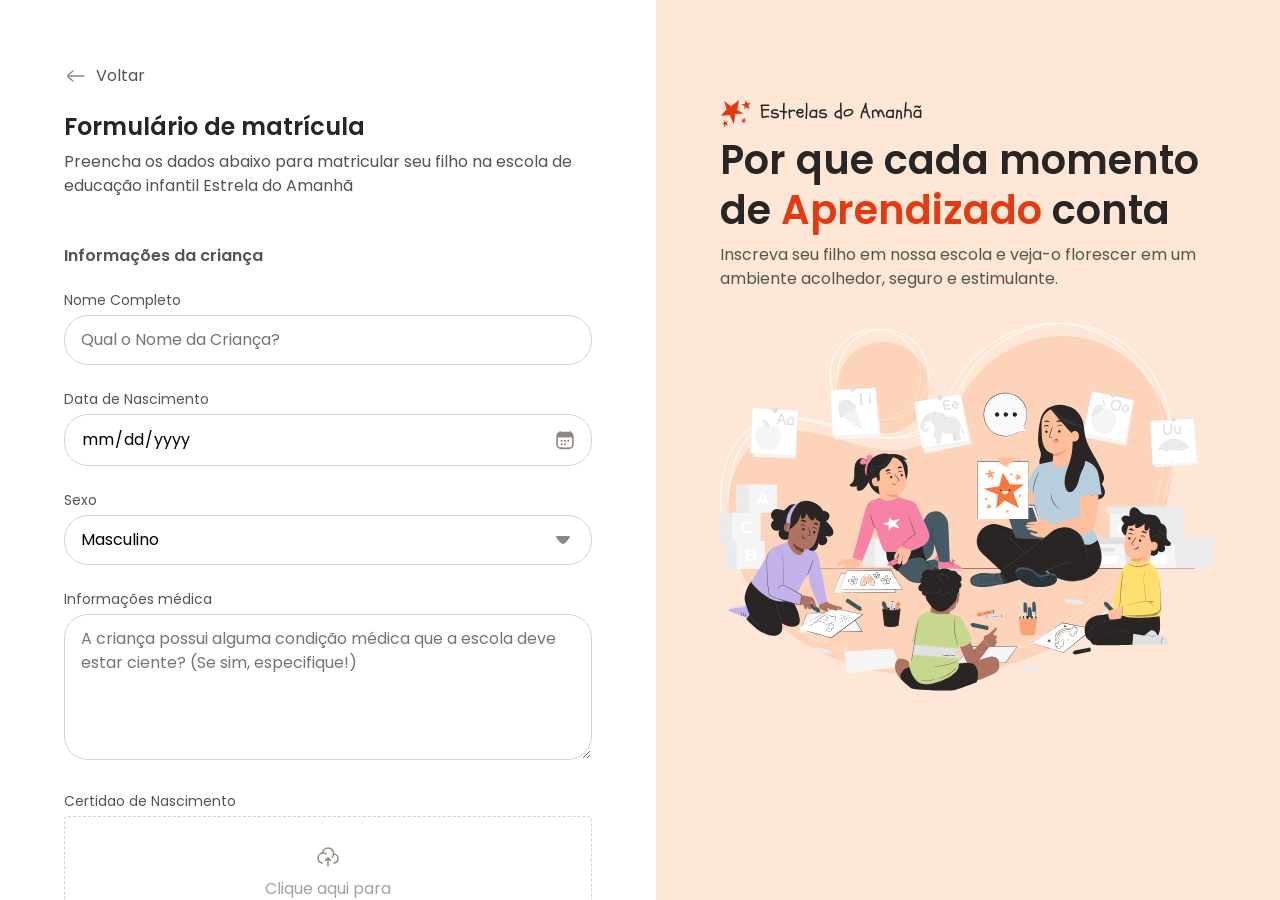
<file: index.html>
<!DOCTYPE html>
<html lang="PT-br">
<head>

    <link rel="preconnect" href="https://fonts.googleapis.com">
    <link rel="preconnect" href="https://fonts.gstatic.com" crossorigin>


    <meta charset="UTF-8">
    <meta name="viewport" content="width=device-width, initial-scale=1.0">
    <title>Estrela do Amanhã</title>

    <link rel="stylesheet" href="styles/index.css">
    <link href="https://fonts.googleapis.com/css2?family=Poppins:ital,wght@0,100;0,200;0,
    300;0,400;0,500;0,600;0,700;0,800;0,900;1,100;1,200;1,300;1,400;1,500;1,600;1,700;1,800;1,900&display=swap"
     rel="stylesheet">

</head>
<body>
    
    <div id="app">
        <main>
            <div class="main-container">
                <div class="back">
                    <img src="assets/icons/arrow-left-02.svg" 
                    alt="Icon de voltar">
                    <span>Voltar</span>
                </div>

                <h1>Formulário de matrícula</h1>
                <p>Preencha os dados abaixo para matricular seu filho na escola de educação infantil Estrela do Amanhã</p>
                
                <form  action="" method="post" enctype="multipart/form-data">
                    <fieldset class="child-Info">
                        <legend>Informações da criança</legend>
                        <div class="input-wrapper">
                            <label for="Fullname">Nome Completo</label>
                            <input id="FullName" type="text"
                            placeholder="Qual o Nome da Criança?">
                        </div>

                        <div class="input-wrapper"><label for="">Data de Nascimento</label><input type="date" id="birth" lang="PT-br">
                        </div>

                        <div class="select-wrapper">
                            <label for="gender">Sexo</label>
                            <select name="gender" id="gender">
                                <option value="male">Masculino</option>
                                <option value="female">Feminino</option>
                                <option value="na">Prefiro não informar</option>
                            </select>
                        </div>

                        <div class="textarea-wrapper">
                            <label for="medical-info">Informações médica</label>
                            <textarea name="medical-info" id="medical-info"
                            cols="30" rows="5"
                            placeholder="A criança possui alguma condição médica que a escola deve estar ciente? (Se sim, especifique!)"
                            ></textarea>
                        </div>

                        <div class="droparea-wrapper">

                            <label for="birth-file">Certidao de Nascimento</label>
                            
                            <div class="dropzone">


                            <input type="file" id="birth-file" name="birth-file">
                            <svg width="24" height="24" viewBox="0 0 24 24" fill="none" xmlns="http://www.w3.org/2000/svg">
                            <path d="M17.4776 9.01106C17.485 9.01102 17.4925 9.01101 17.5 9.01101C19.9853 9.01101 22 11.0294 22 13.5193C22 15.8398 20.25 17.7508 18 18M17.4776 9.01106C17.4924 8.84606 17.5 8.67896 17.5 8.51009C17.5 5.46695 15.0376 3 12 3C9.12324 3 6.76233 5.21267 6.52042 8.03192M17.4776 9.01106C17.3753 10.1476 16.9286 11.1846 16.2428 12.0165M6.52042 8.03192C3.98398 8.27373 2 10.4139 2 13.0183C2 15.4417 3.71776 17.4632 6 17.9273M6.52042 8.03192C6.67826 8.01687 6.83823 8.00917 7 8.00917C8.12582 8.00917 9.16474 8.38194 10.0005 9.01101" stroke="#8F8881" stroke-width="1.5" stroke-linecap="round" stroke-linejoin="round"/>
                            <path d="M12 13V21M12 13C11.2998 13 9.99153 14.9943 9.5 15.5M12 13C12.7002 13 14.0085 14.9943 14.5 15.5" stroke="#8F8881" stroke-width="1.5" stroke-linecap="round" stroke-linejoin="round"/>
                            </svg>
                            <p>
                                Clique aqui para <br> 
                                selecionar os arquivos
                            </p>
                            </div>      

                        </div>

                    </fieldset>


                <fieldset class="address">
                    <legend>Endereço residencial</legend>

                    <div class="input-wrapper">
                        <label for="cep">CEP</label>
                        <input type="text"  id="cep" name="cep">
                    </div>

                    <div class="flex">
                        <div class="input-wrapper flex-2">
                        <label for="street">Rua</label>
                        <input type="text"  id="street" name="street"
                        value="Rua das florescer" disabled
                    >
                    </div>
                        <div class="input-wrapper flex-1">
                            <label for="number">Número</label>
                            <input type="number "  id="number" name="number">
                        </div>
                    </div>

                    <div class="flex"> <!-- LINHA 2 ABRE AQUI -->
                <div class="input-wrapper flex-2">
                    <label for="city">Cidade</label>
                    <input type="text"  id="city" name="city"
                    value="São Paulo" disabled
                >
                </div>
                     <div class="input-wrapper flex-1">
                    <label for="state">Estado</label>
                    <input type="text" id="state" name="state" disabled
                    value="SP"
                >
                </div>
                </div>
                    </fieldset>

                    <fieldset class="gardian">
                        <legend>Informações do responsável</legend>

                        <div class="input-wrapper">
                            <label for="gardian">Nome do Responsável</label><input type="gardian" id="gardian" name="gardian">
                            <small>Principal responsável legal e contato de emergência</small></div>
                        <div class="input-wrapper"><label for="phone">Telefone</label>
                        <input type="text" id="phone" name="phone" placeholder="(11)99999-9999">
                        </div>
                        
                        <div class="input-wrapper"><label for="mail">Email</label>
                        <input type="email" id="mail" name="mail" required> 
                        <div class="error">
                        <img src="assets/icons/alert-circle.svg" alt="ícone de alerta vermelho">
                        <span>Insira um email válido</span>
                        </div>        

                        </div>
                    </fieldset>
                    
                    <fieldset class="enroll-options"></fieldset>
                    <legend>Opções de matrícula</legend>
                    
                    <div class="input-wrapper"><label>Selecione o turno de estudo</label>
                    
                        <div class="radio-wrapper">
                            <div class="radio-inner">
                                <div class="radio-image"></div>
                                <input type="radio" name="study-shift"
                                value="morning" id="morning">
                                <img src="assets/icons/sun-cloud-02.svg"
                                alt="icone de sol com nuvem">
                                <label for="morning">Manhã</label>
                                
                            </div>
                            <div class="radio-inner">
                                <div class="radio-image"></div>
                                <input type="radio" name="study-shift"
                                value="evening" id="evening">
                                <img src="assets/icons/sun-02.svg"
                                alt="icone de sol">
                                <label for="evening">Tarde</label>
                            </div>
                        </div>
                        <div class="input-wrapper">
                            <label>Em qual esporte você gostaria de inscrever seu filho?</label>

                            <div class="radio-wrapper">
                                <div class="radio-inner">
                                    <div class="radio-image"></div>
                                    <input type="radio" name="sport"
                                    id="football">
                                    <img src="assets/icons/football.svg"
                                    alt="ícone de futebol">
                                    <label for="football">Futebol</label>
                                </div>

                                <div class="radio-inner">
                                    <div class="radio-image"></div>
                                    <input type="radio" name="sport"
                                    id="basketball">
                                    <img src="assets/icons/basketball-02.svg"
                                    alt="ícone de basketball">
                                    <label for="basketball">Basquete</label>
                                </div>
                                <div class="radio-inner">
                                    <div class="radio-image"></div>
                                    <input type="radio" name="sport"
                                    id="swimmin-02">
                                    <img src="assets/icons/swimming.svg"
                                    alt="ícone de swimmin-02">
                                    <label for="swimming">Natação</label>
                                </div>
                                <div class="radio-inner">
                                    <div class="radio-image"></div>
                                    <input type="radio" name="sport"
                                    id="yoga">
                                    <img src="assets/icons/yoga-02.svg"
                                    alt="ícone de yoga">
                                    <label for="yoga">Yoga</label>
                                </div>
                                <div class="radio-inner">
                                    <div class="radio-image"></div>
                                    <input type="radio" name="sport"
                                    id="voleyball">
                                    <img src="assets/icons/volleyball.svg"
                                    alt="ícone de voleyball">
                                    <label for="voleyball">Volley</label>
                                </div>
                                <div class="radio-inner">
                                    <div class="radio-image"></div>
                                    <input type="radio" name="sport"
                                    id="boxing">
                                    <img src="assets/icons/boxing-glove-01.svg"
                                    alt="ícone de boxing">
                                    <label for="boxing">Boxe</label>
                                </div>
                            </div>
                        </div>

                        <div class="terms-wrapper input-wrapper checkbox-wrapper">
                        <div class="checkbox-image"></div>
                        <input type="checkbox" name="terms" id="terms">
                        <label for="terms">Declaro que li e concordo com os <strong>Termos e Condições</strong>  e com a <strong>Política de Privacidade</strong>da escola Estrela do Amanhã.</label>
                    </div>

                    <div class="actions-wrapper">
                        <button class="btn-secondary" type="button">
                            Salvar respostas
                        </button>

                        <button class="btn-primary" type="submit">
                            Fazer matricula
                        </button>

                    </div>



                    </div>

                </form>
            </div>
        </main>

        <aside>
            <div class="aside-container">
                <header><img src="assets/logo.svg" alt="Lgoo estrela da manhã">
                <h2>
                  Por que cada momento de 
                  <span>Aprendizado</span>
                   conta
                </h2>
                    Inscreva seu filho em nossa escola e veja-o florescer em um ambiente acolhedor, seguro e estimulante.
                <p>
                </p>
            </header>
            <img src="assets/Illustration.svg" alt="Ilustração de uma professora com crianças prestando atenção">
            </div>
        </aside>
    </div>
</body>
</html>
</file>
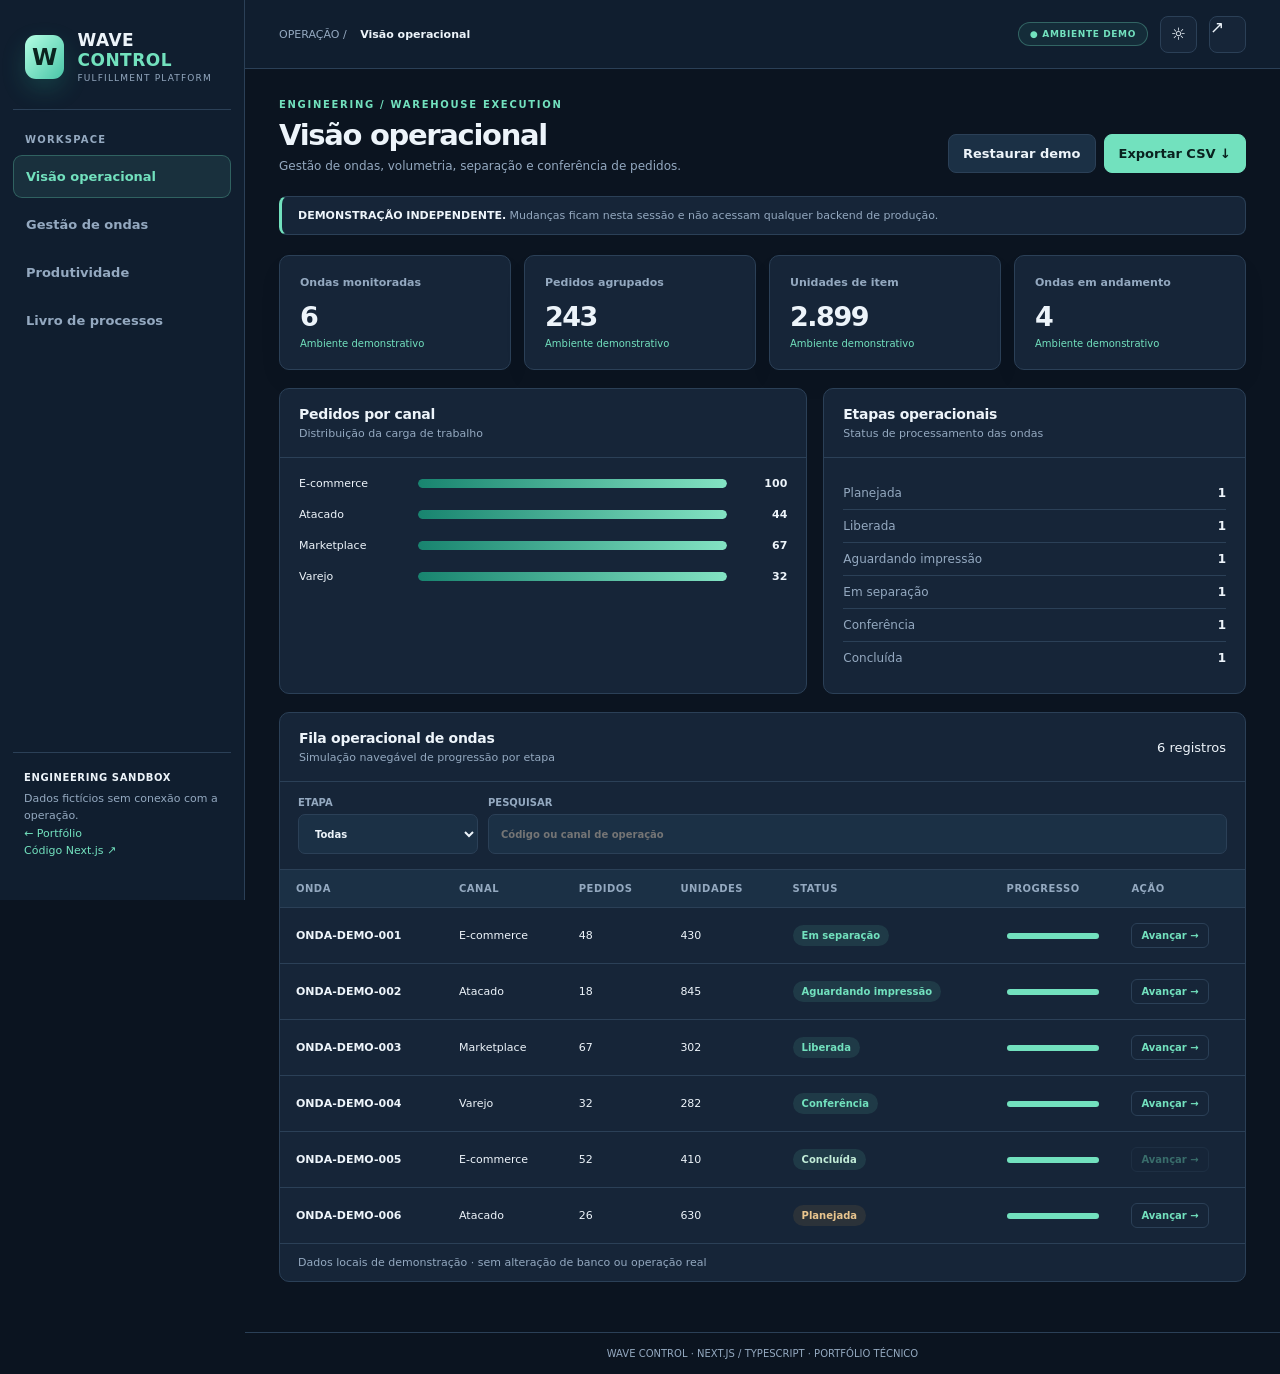
<file: portfolio-demos/ondas/index.html>
<!doctype html>
<html lang="pt-BR"><head><meta charset="utf-8"><meta name="viewport" content="width=device-width,initial-scale=1">
<meta name="description" content="Wave Control — demonstração independente do sistema de gestão de ondas logísticas, com dados fictícios">
<meta name="theme-color" content="#0b1422">
<meta http-equiv="Content-Security-Policy" content="default-src 'self'; img-src 'self' data:; style-src 'self'; script-src 'self'; connect-src 'none'; base-uri 'none'; object-src 'none'; form-action 'none'">
<title>Wave Control | Live Preview</title><link rel="stylesheet" href="styles.css"><script defer src="app.js"></script></head>
<body><div id="root"><div class="loading">Carregando Wave Control Demo…</div></div><noscript>Ative JavaScript para utilizar o sistema demonstrativo.</noscript></body></html>
</file>
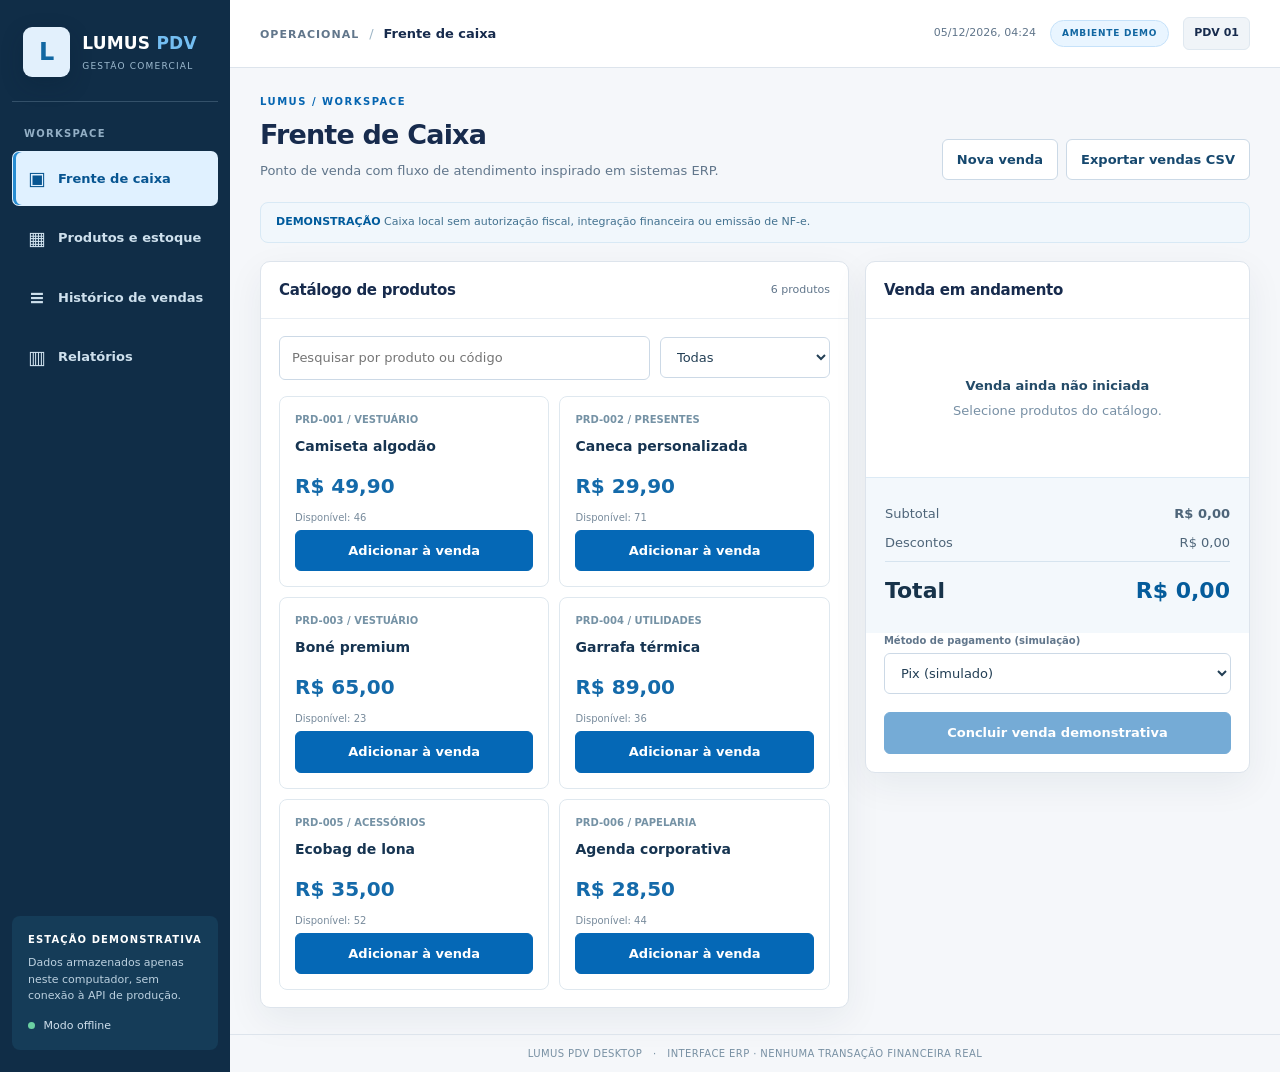
<file: portfolio-demos/pdv/index.html>
<!doctype html>
<html lang="pt-BR"><head>
<meta charset="utf-8"><meta name="viewport" content="width=device-width, initial-scale=1">
<meta http-equiv="Content-Security-Policy" content="default-src 'self'; img-src 'self' data:; style-src 'self'; script-src 'self'; connect-src 'none'; base-uri 'none'; object-src 'none'; form-action 'none'">
<meta name="theme-color" content="#f5f7fa">
<title>Lumus PDV | Gestão de Vendas</title>
<link rel="stylesheet" href="styles.css">
<script defer src="app.js"></script>
</head><body>
<div class="layout">
<aside class="sidebar"><div class="brand"><span class="brandmark">L</span><div><strong>LUMUS <b>PDV</b></strong><small>GESTÃO COMERCIAL</small></div></div>
<div class="navcaption">WORKSPACE</div>
<nav aria-label="Navegação principal">
<button class="navitem active" data-page="pdv"><span class="navicon">▣</span> Frente de caixa</button>
<button class="navitem" data-page="products"><span class="navicon">▦</span> Produtos e estoque</button>
<button class="navitem" data-page="sales"><span class="navicon">≡</span> Histórico de vendas</button>
<button class="navitem" data-page="reports"><span class="navicon">▥</span> Relatórios</button>
</nav>
<div class="sidebar-bottom"><strong>ESTAÇÃO DEMONSTRATIVA</strong><span>Dados armazenados apenas neste computador, sem conexão à API de produção.</span><div class="status"><i></i> Modo offline</div></div>
</aside>
<div class="shell">
<header class="topbar"><div><span class="crumb">OPERACIONAL</span><span class="slash">/</span><strong id="crumb">Frente de caixa</strong></div><div class="header-actions"><span id="clock" aria-label="Data e hora da estação"></span><span class="pill">AMBIENTE DEMO</span><span class="userchip">PDV 01</span></div></header>
<main id="app" tabindex="-1" aria-live="polite"></main>
<footer class="footer">LUMUS PDV DESKTOP &nbsp; · &nbsp; INTERFACE ERP · NENHUMA TRANSAÇÃO FINANCEIRA REAL</footer>
</div></div>
<div id="toast" role="status" aria-live="polite"></div>
</body></html>
</file>
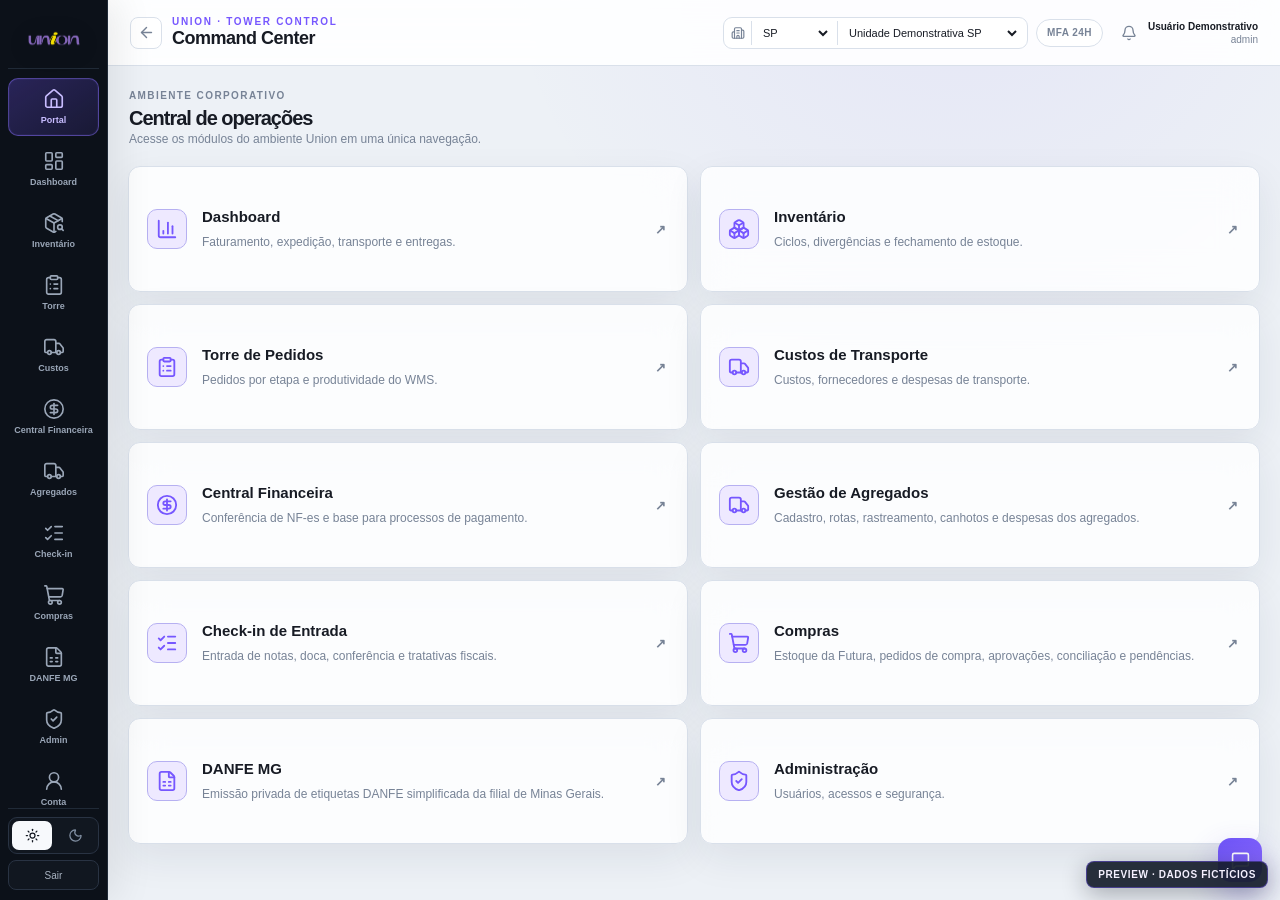
<file: portfolio-demos/ruby-original/index.html>
<!doctype html>
<html lang="pt-BR" data-theme="light">
<head>
  <meta charset="UTF-8">
  <meta name="viewport" content="width=device-width, initial-scale=1.0">
  <meta name="color-scheme" content="light dark">
  <meta http-equiv="Content-Security-Policy" content="default-src 'self'; script-src 'self'; style-src 'self' https://fonts.googleapis.com; font-src 'self' https://fonts.gstatic.com; img-src 'self' data:; connect-src 'none'; frame-src 'self'; base-uri 'none'; object-src 'none'">
<meta name="description" content="Preview visual do Ruby Tower Control usando frontend e CSS originais, com dados exclusivamente fictícios.">
  <title>Union · Tower Control — Demo visual fiel</title>
  <link rel="stylesheet" href="./assets/index-BhmzTfeJ.css">
  <link rel="stylesheet" href="./assets/ruby-responsive-100.css">
  <link rel="stylesheet" href="./demo-indicator.css">
  <script src="./mock-api.js?v=modules-20261019b"></script>
  <script type="module" crossorigin src="./assets/index-original-portal.js"></script>
</head>
<body>
  <div id="root"></div>
  <div class="demo-disclaimer" role="note" title="Frontend original do Ruby, sem acesso à API de produção">PREVIEW · DADOS FICTÍCIOS</div>
  <noscript>Ative JavaScript para visualizar a interface Ruby.</noscript>
</body>
</html>
</file>
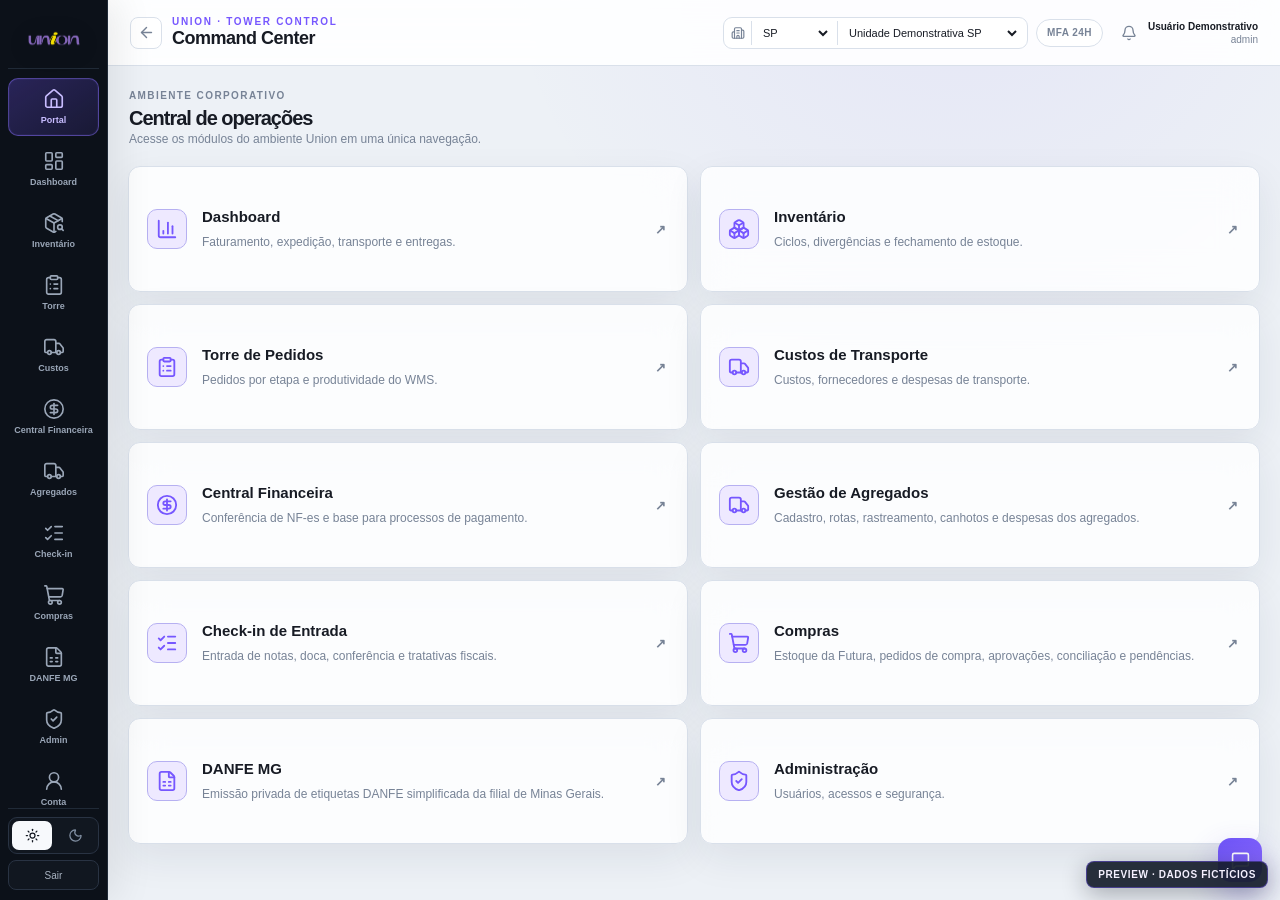
<file: portfolio-demos/ruby/index.html>
<!doctype html>
<html lang="pt-BR"><head>
<meta charset="utf-8"><meta name="viewport" content="width=device-width,initial-scale=1">
<meta http-equiv="Content-Security-Policy" content="default-src 'self'; script-src 'self' 'unsafe-inline'; style-src 'self'; img-src 'self' data:; connect-src 'none'; base-uri 'none'; object-src 'none'">
<meta name="description" content="Ruby Tower Control — portal demonstrativo baseado nos arquivos React e CSS originais da VPS.">
<meta http-equiv="refresh" content="0;url=../ruby-original/#/portal">
<title>Ruby Tower Control · Frontend original</title>
<script>const demoModule=new URLSearchParams(location.search).get('module');const route=location.hash||(demoModule==='pedidos'?'#/torre/pedidos':demoModule==='bi'?'#/bi':'#/portal');location.replace('../ruby-original/'+route);</script>
</head><body>
<p>O preview foi atualizado para utilizar os arquivos originais do Ruby Tower Control.</p>
<p><a href="../ruby-original/#/portal">Abrir Ruby Tower Control — versão original</a></p>
</body></html>
</file>
<file: styles/index.css>
@import url('global.css');
@import url('layout.css');
@import url('forms.css');
</file>
<file: portfolio-demos/ondas/styles.css>
:root{font-family:Inter,"Segoe UI",system-ui,sans-serif;color:#edf4fa;background:#0c1421;font-synthesis:none;--bg:#0b1420;--rail:#101e2f;--panel:#162538;--panel2:#1b3045;--line:#2b4057;--muted:#94a9c0;--accent:#72e1be;--accent2:#4fb8ab;--text:#edf4fa;--bad:#f49ca4;--warn:#e9c58e}*{box-sizing:border-box}body{margin:0}button,input,select{font:inherit}button{cursor:pointer}button:focus-visible,input:focus-visible,select:focus-visible,a:focus-visible{outline:2px solid var(--accent);outline-offset:3px}a{color:inherit;text-decoration:none}h1,h2,h3,p{margin:0}.app{display:flex;min-height:100vh;background:var(--bg);color:var(--text);font-size:13px}.app.light{--bg:#f4f8fb;--rail:#fff;--panel:#fff;--panel2:#eef4f7;--line:#dce6ed;--muted:#657b91;--accent:#168875;--accent2:#117b91;--text:#1b3449;--bad:#ad4658;--warn:#99631e}.rail{position:fixed;inset:0 auto 0 0;width:245px;background:var(--rail);border-right:1px solid var(--line);display:flex;flex-direction:column;z-index:20;padding:23px 13px}.identity{display:flex;gap:13px;align-items:center;padding:7px 12px 26px;border-bottom:1px solid var(--line);margin-bottom:24px}.symbol{width:44px;height:44px;display:grid;place-items:center;border-radius:11px;color:#0b241f;font-size:23px;font-weight:900;background:linear-gradient(130deg,#b4ffe4,#49c5a7);box-shadow:0 10px 25px #2abc9a33}.identity b{font-size:17px;letter-spacing:.03em}.identity b span{color:var(--accent)}.identity small{display:block;color:var(--muted);font-size:9px;letter-spacing:.13em;margin-top:3px}.railcaption{color:var(--muted);font-size:10px;font-weight:800;letter-spacing:.12em;padding:0 12px 10px}.rail nav{display:grid;gap:5px}.rail nav button{border:1px solid transparent;color:var(--muted);border-radius:9px;text-align:left;background:none;width:100%;padding:13px 12px;font-weight:700;transition:.15s}.rail nav button:hover{background:var(--panel2);color:var(--text)}.rail nav button.current{background:#71d6bc1a;border-color:#65c9ad52;color:var(--accent)}.railfoot{margin-top:auto;border-top:1px solid var(--line);padding:17px 11px;font-size:11px;color:var(--muted);line-height:1.6}.railfoot strong{color:var(--text);display:block;font-size:10px;letter-spacing:.06em;margin-bottom:4px}.railfoot a{color:var(--accent)}.shell{margin-left:245px;flex:1;min-width:0}.topbar{height:69px;background:var(--rail);border-bottom:1px solid var(--line);position:sticky;top:0;display:flex;align-items:center;justify-content:space-between;padding:0 34px;gap:14px;z-index:12}.crumb{font-size:11px;color:var(--muted)}.crumb strong{color:var(--text);margin-left:10px}.topright{display:flex;gap:12px;align-items:center}.environment{border:1px solid #67c9af5c;background:#44a99919;color:var(--accent);border-radius:99px;padding:6px 11px;font-size:9px;font-weight:800;letter-spacing:.07em}.round{background:var(--panel);border:1px solid var(--line);color:var(--text);width:37px;height:37px;border-radius:8px;font-size:17px}.work{max-width:1750px;padding:30px 34px 50px;margin:auto}.overline{color:var(--accent);font-size:10px;font-weight:850;letter-spacing:.17em;margin-bottom:8px}.head{display:flex;align-items:end;justify-content:space-between;gap:18px;margin-bottom:23px}.head h1{font-size:29px;letter-spacing:-.045em}.head p{color:var(--muted);font-size:12px;margin-top:7px}.buttons{display:flex;gap:8px;flex-wrap:wrap}.btn{background:var(--panel2);border:1px solid var(--line);color:var(--text);border-radius:8px;padding:11px 14px;font-weight:700}.btn:hover{border-color:var(--accent)}.btn.primary{background:var(--accent);color:#09221f;border-color:var(--accent)}.callout{padding:12px 16px;background:var(--panel);border:1px solid var(--line);border-left:3px solid var(--accent);border-radius:8px;color:var(--muted);font-size:11px;margin-bottom:20px}.callout strong{color:var(--text)}.kpis{display:grid;grid-template-columns:repeat(4,minmax(0,1fr));gap:13px;margin-bottom:18px}.kpi{background:var(--panel);border:1px solid var(--line);padding:20px;border-radius:10px;box-shadow:0 12px 28px #00000009}.kpi small{display:block;font-size:11px;font-weight:700;color:var(--muted)}.kpi strong{font-variant-numeric:tabular-nums;font-size:27px;display:block;letter-spacing:-.055em;margin-top:12px}.kpi span{display:block;font-size:10px;color:var(--accent);margin-top:6px}.columns{display:grid;grid-template-columns:1.25fr 1fr;gap:16px;margin-bottom:18px}.card{background:var(--panel);border:1px solid var(--line);border-radius:10px;min-width:0;overflow:hidden}.cardhead{padding:17px 19px;border-bottom:1px solid var(--line);display:flex;align-items:center;justify-content:space-between;gap:12px}.cardhead h2{font-size:14px;letter-spacing:-.02em}.cardhead p{font-size:11px;color:var(--muted);margin-top:5px}.cardbody{padding:19px}.bars{display:grid;gap:18px}.bar{display:grid;grid-template-columns:105px 1fr 46px;gap:14px;align-items:center;font-size:11px}.track{height:9px;border-radius:99px;background:var(--panel2);overflow:hidden}.fill{height:100%;border-radius:99px;background:linear-gradient(90deg,#18846f,#83e3c3)}.bar b{text-align:right;font-variant-numeric:tabular-nums}.stage{display:flex;justify-content:space-between;padding:9px 0;border-bottom:1px solid var(--line);font-size:12px;color:var(--muted)}.stage:last-child{border:0}.stage strong{color:var(--text)}.filters{padding:15px 18px;border-bottom:1px solid var(--line);display:flex;align-items:end;gap:10px;flex-wrap:wrap}.field{font-size:10px;font-weight:800;color:var(--muted);display:grid;gap:6px}.field input,.field select{background:var(--panel2);border:1px solid var(--line);color:var(--text);border-radius:7px;padding:10px 12px;min-width:180px;min-height:40px}.field.search{flex:1}.field.search input{width:100%}.tablewrap{overflow:auto}.table{border-collapse:collapse;width:100%;min-width:810px}.table th{text-align:left;font-size:10px;text-transform:uppercase;letter-spacing:.05em;color:var(--muted);padding:13px 16px;background:var(--panel2)}.table td{padding:15px 16px;border-top:1px solid var(--line);font-size:11px;white-space:nowrap}.table td strong{color:var(--text)}.table tr:hover td{background:#58c9ab09}.badge{font-size:10px;font-weight:800;border-radius:99px;padding:5px 9px;color:var(--accent);background:#5fd1b120}.badge.done{color:#c2ecd8}.badge.warn{color:var(--warn);background:#b18a4122}.progress{height:6px;background:var(--panel2);border-radius:5px;overflow:hidden;min-width:70px}.progress span{display:block;height:100%;background:var(--accent)}.action{background:none;border:1px solid var(--line);border-radius:6px;color:var(--accent);padding:6px 9px;font-weight:800;font-size:10px}.action:disabled{opacity:.38;cursor:not-allowed}.foot{padding:12px 18px;color:var(--muted);border-top:1px solid var(--line);font-size:11px}.process{display:grid;grid-template-columns:repeat(3,1fr);gap:12px}.process article{padding:20px;background:var(--panel2);border:1px solid var(--line);border-radius:9px}.process article span{color:var(--accent);font-size:10px;font-weight:800}.process article h3{font-size:15px;margin:10px 0}.process article p{font-size:12px;color:var(--muted);line-height:1.7}.toast{position:fixed;bottom:24px;right:24px;padding:15px 18px;border-radius:9px;background:#225b52;color:white;box-shadow:0 16px 40px #0006;max-width:350px;z-index:50}.loading{padding:35px}.footer{padding:15px 34px;border-top:1px solid var(--line);text-align:center;color:var(--muted);font-size:10px}@media(max-width:1200px){.kpis{grid-template-columns:repeat(2,1fr)}.columns{grid-template-columns:1fr}}@media(max-width:820px){.rail{position:relative;inset:auto;width:100%;padding:10px;min-height:0}.identity{margin:0;padding:8px;border:0}.railcaption,.railfoot{display:none}.rail nav{display:flex;overflow:auto}.rail nav button{width:auto;white-space:nowrap;font-size:11px;padding:8px}.app{display:block}.shell{margin:0}.topbar{padding:11px 16px;height:auto}.work{padding:20px 14px}.process{grid-template-columns:1fr}.footer{padding:14px}}@media(max-width:520px){.kpis{gap:8px}.kpi{padding:14px}.kpi strong{font-size:22px}.head{flex-direction:column;align-items:flex-start}.environment{font-size:8px}.field,.field input,.field select{width:100%}.filters{display:grid}.work{padding:14px 10px}.cardhead{padding:14px}}@media(prefers-reduced-motion:reduce){*,*:before,*:after{animation:none!important;transition:none!important}}
</file>
<file: portfolio-demos/pdv/styles.css>
:root{font-family:"Segoe UI Variable","Segoe UI",system-ui,sans-serif;color:#172b4d;background:#f5f7fa;--surface:#fff;--bg:#f5f7fa;--border:#dde4ec;--ink:#172b4d;--muted:#61768b;--blue:#0565b1;--blue2:#0b78cf;--sidebar:#122c44;--green:#107e57;--amber:#ac621b;--shadow:0 7px 22px #24344a0a}*{box-sizing:border-box}body{margin:0;font-size:13px;line-height:1.5}button,input,select{font:inherit}button{cursor:pointer}button:disabled{cursor:not-allowed;opacity:.55}button:focus-visible,input:focus-visible,select:focus-visible{outline:3px solid #7ebffb;outline-offset:2px}h1,h2,h3,p{margin-top:0}h1{font-size:27px;letter-spacing:-.8px;margin-bottom:2px}h2{font-size:16px;letter-spacing:-.3px}.layout{display:flex;min-height:100vh}.sidebar{flex:0 0 230px;background:#102d47;color:#cfdfec;min-height:100vh;display:flex;flex-direction:column;padding:22px 12px}.brand{display:flex;align-items:center;gap:12px;padding:5px 11px 24px;border-bottom:1px solid #34516a;margin-bottom:24px}.brandmark{background:#e2f0fc;color:#1167a2;font-size:24px;font-weight:850;border-radius:9px;padding:7px 16px}.brand strong{display:block;color:white;font-size:17px;letter-spacing:.2px}.brand b{color:#74bef2}.brand small{display:block;font-size:9px;letter-spacing:1.2px;margin-top:3px;color:#9ebbd0}.navcaption{padding:0 12px 10px;font-size:10px;letter-spacing:1.25px;font-weight:800;color:#93afc5}.sidebar nav{display:grid;gap:5px}.navitem{width:100%;padding:12px 13px;text-align:left;background:none;border:1px solid transparent;border-radius:7px;color:#cee0ed;display:flex;align-items:center;gap:10px;font-weight:600}.navitem:hover{background:#23455e;color:#fff}.navitem.active{background:#e0f1ff;color:#075591;font-weight:800}.navicon{width:22px;text-align:center;font-size:19px}.sidebar-bottom{margin-top:auto;background:#153c58;border-radius:8px;padding:16px;display:grid;gap:8px}.sidebar-bottom strong{font-size:10px;letter-spacing:1.1px;color:white}.sidebar-bottom span{font-size:11px;color:#bbd0df}.status{margin-top:5px;font-size:11px}.status i{display:inline-block;width:7px;height:7px;background:#6bd1a3;border-radius:50%;margin-right:5px}.shell{min-width:0;flex:1;display:flex;flex-direction:column}.topbar{height:68px;background:#fff;border-bottom:1px solid var(--border);display:flex;align-items:center;justify-content:space-between;padding:0 30px;gap:10px}.crumb{font-size:11px;color:var(--muted);font-weight:750;letter-spacing:1px}.slash{margin:0 10px;color:#9cb4c5}.header-actions{display:flex;gap:14px;align-items:center;color:var(--muted);font-size:11px}.pill{background:#e9f5ff;color:#1166a1;padding:6px 11px;border:1px solid #c6e2fa;border-radius:99px;font-weight:800;font-size:9px;letter-spacing:.75px}.userchip{padding:7px 10px;background:#f0f4f8;border:1px solid #dfe8f0;border-radius:6px;font-weight:850;color:var(--ink)}main{flex:1;padding:26px 30px;max-width:1700px;width:100%;margin:0 auto}.footer{text-align:center;border-top:1px solid var(--border);padding:11px 20px;color:#7890a3;font-size:10px;letter-spacing:.4px}.head{display:flex;justify-content:space-between;align-items:end;gap:12px;margin-bottom:22px}.head p{color:var(--muted);margin:5px 0 0}.overline{font-size:10px;color:var(--blue);font-weight:850;letter-spacing:1.5px;margin-bottom:6px}.buttons{display:flex;gap:8px;flex-wrap:wrap}.btn{border:1px solid #cbd9e6;background:white;color:#16486e;border-radius:6px;padding:10px 14px;font-weight:750;white-space:nowrap}.btn:hover{background:#e8f4fd;border-color:#9bcbed}.btn.primary{background:#0568b6;color:white;border-color:#0568b6}.btn.primary:hover{background:#095990}.btn.negative{color:#9b3640;background:#fff8f8;border-color:#f1cdd0}.card{background:white;border:1px solid var(--border);border-radius:10px;box-shadow:var(--shadow);min-width:0;overflow:hidden}.card .ctitle{border-bottom:1px solid #e8eef4;padding:17px 18px;display:flex;justify-content:space-between;gap:10px;align-items:center}.ctitle h2{margin:0;font-size:15px}.card .body{padding:17px 18px}.layout2{display:grid;grid-template-columns:minmax(0,1.55fr) minmax(330px,.8fr);gap:16px}.kpis{display:grid;grid-template-columns:repeat(4,minmax(0,1fr));gap:13px;margin-bottom:20px}.kpi{border:1px solid var(--border);background:#fff;border-radius:9px;padding:17px 18px}.kpi label{font-size:11px;font-weight:650;color:var(--muted);display:block}.kpi strong{font-size:25px;display:block;letter-spacing:-1px;margin-top:7px;color:#173b5c}.kpi small{font-size:10px;color:#2c8a64;display:block;margin-top:4px}.filters{display:flex;gap:10px;align-items:center;flex-wrap:wrap;margin-bottom:16px}.input,select{border:1px solid #ccd9e6;border-radius:6px;background:white;color:#233f55;padding:11px 12px;min-height:40px;width:100%}.search{flex:1;min-width:230px}.category{width:170px}.catalog{display:grid;grid-template-columns:repeat(3,minmax(0,1fr));gap:10px}.product{border:1px solid #dfe8ef;border-radius:8px;padding:15px;display:flex;flex-direction:column;gap:5px;background:#fff}.product:hover{border-color:#90bddd;box-shadow:0 7px 15px #3b7cad10}.sku{font-size:10px;color:#7592a5;font-weight:750}.product strong{font-size:14px;margin-top:4px;color:#163451}.product .price{font-size:20px;font-weight:850;color:#146aaa;margin:9px 0 4px}.product .stock{font-size:10px;color:#788b9c}.product button{margin-top:auto;align-self:stretch}.cartrow{padding:12px 0;border-bottom:1px solid #e8eef5;display:grid;grid-template-columns:1fr auto;gap:8px}.cartrow:last-child{border:0}.cartrow strong{display:block}.cartrow small{font-size:10px;color:var(--muted);display:block;margin:4px 0}.qty{display:flex;gap:6px;align-items:center}.qty button{border:1px solid #cfdce7;background:#fff;border-radius:5px;width:29px;height:29px;font-weight:850}.qty span{font-weight:800;min-width:15px;text-align:center}.summary{padding:17px 19px;background:#f3f8fc;border-top:1px solid #dceaf5}.moneyline{display:flex;justify-content:space-between;gap:15px;margin:9px 0;color:#4e6579}.moneyline.total{border-top:1px solid #d6e4ef;padding-top:12px;color:#17334a;font-weight:850;font-size:22px}.method{display:grid;gap:5px;padding:0 18px 18px}.method label{font-size:10px;color:var(--muted);font-weight:750}.method select{width:100%}.checkout{width:calc(100% - 36px);margin:0 18px 18px}.table{border-collapse:collapse;width:100%;font-size:12px;min-width:600px}.table th{background:#f3f7fa;color:#536c81;font-size:10px;letter-spacing:.45px;text-align:left}.table td,.table th{padding:13px;border-bottom:1px solid #e6edf3;white-space:nowrap}.table td{color:#354c60}.table tr:last-child td{border:0}.tablewrap{overflow-x:auto}.tag{background:#e1f5ee;color:#147555;border-radius:99px;font-size:10px;font-weight:800;padding:4px 9px}.info{color:var(--muted);font-size:11px}.formline{display:grid;grid-template-columns:repeat(3,minmax(0,1fr));gap:10px;margin-bottom:16px}.field label{font-size:10px;color:#61798b;font-weight:850;display:block;margin:0 0 5px}.empty{padding:40px 15px;text-align:center;color:#7890a5}.empty strong{color:#244b68;display:block;margin-bottom:5px}.split{display:grid;grid-template-columns:1.1fr 1fr;gap:15px}.barrow{display:grid;grid-template-columns:120px 1fr 50px;gap:12px;align-items:center;margin:16px 0;font-size:11px}.track{background:#e8f0f6;border-radius:8px;height:10px;overflow:hidden}.fill{background:linear-gradient(90deg,#0765ab,#60b5ee);height:100%;border-radius:8px}.notice{background:#f1f7fc;border:1px solid #d8e9f5;border-radius:8px;padding:11px 15px;margin-bottom:18px;color:#42718f;font-size:11px}.notice strong{color:#005b9c}.listfooter{padding:12px 18px;color:var(--muted);font-size:10px;border-top:1px solid var(--border)}#toast{position:fixed;right:18px;bottom:18px;padding:13px 16px;border-radius:8px;background:#123b58;color:#fff;box-shadow:var(--shadow);max-width:380px;z-index:40;display:none}#toast.show{display:block}@media(max-width:1280px){.catalog{grid-template-columns:repeat(2,minmax(0,1fr))}.layout2{grid-template-columns:minmax(0,1.3fr) minmax(290px,.85fr)}.kpis{grid-template-columns:repeat(2,1fr)}}@media(max-width:950px){.sidebar{flex-basis:190px}.layout2,.split{grid-template-columns:1fr}.catalog{grid-template-columns:repeat(3,1fr)}main{padding:20px}}@media(max-width:700px){.layout{display:block}.sidebar{min-height:auto;padding:12px}.brand{margin-bottom:6px;padding:6px}.sidebar nav{display:flex;overflow-x:auto}.navitem{white-space:nowrap}.navcaption,.sidebar-bottom{display:none}.shell{min-height:85vh}.topbar{padding:12px 14px}.header-actions #clock{display:none}main{padding:16px}.catalog{grid-template-columns:repeat(2,minmax(0,1fr))}.formline{grid-template-columns:1fr}.head{flex-direction:column;align-items:start}.category{width:100%}}

/* Operational POS design — accessible navigation and transactional hierarchy */
:root{font-feature-settings:"tnum" 1;--focus:#2f8bd5}
.sidebar .brandmark{box-shadow:0 8px 22px #071a2e36}
.navitem{transition:background .17s ease,color .17s ease}
.navitem.active{box-shadow:inset 3px 0 0 #278cd1}
.topbar{position:sticky;top:0;z-index:15;backdrop-filter:blur(14px)}
.card,.kpi{box-shadow:0 12px 36px #0a2c4710;transition:border-color .2s ease}
.card:focus-within{border-color:#7db7de}
.product{transition:border-color .17s ease,box-shadow .17s ease,transform .17s ease}
.product:hover{transform:translateY(-2px);box-shadow:0 10px 22px #19456b16}
.moneyline.total strong{font-variant-numeric:tabular-nums;font-weight:850;color:#055c9b}
.table tr:hover td{background:#f5f9fd}
.table td,.table th{font-variant-numeric:tabular-nums}
button:focus-visible,input:focus-visible,select:focus-visible{outline:2px solid var(--focus);outline-offset:3px}
@media(prefers-reduced-motion:reduce){*,*:before,*:after{animation-duration:.01ms!important;transition-duration:.01ms!important;scroll-behavior:auto!important}}
</file>
<file: portfolio-demos/ruby-original/assets/index-BhmzTfeJ.css>
@import "https://fonts.googleapis.com/css2?family=Manrope:wght@400;500;600;700;800&display=swap";:root,html[data-theme=light]{--bg:#edf1f6;--panel:#ffffffd1;--panel-strong:#fff;--panel-soft:#f7f9fc;--line:#d9e0ea;--line-strong:#c7d0dc;--text:#171b24;--muted:#778396;--soft:#526071;--accent:#7657ff;--accent-soft:#eee9ff;--blue:#258eea;--green:#17b879;--amber:#e5a528;--red:#e85c66;--chart-a:#2fbca5;--chart-b:#4f86ff;--chart-c:#7657ff;--shadow:0 14px 38px #1f2a3a14;--glass:blur(18px) saturate(130%);--lightningcss-light:initial;--lightningcss-dark: ;color-scheme:light}html[data-theme=dark]{--bg:#0a0e14;--panel:#101620e0;--panel-strong:#111722;--panel-soft:#0d131c;--line:#283140;--line-strong:#354052;--text:#f3f6fa;--muted:#8c98a9;--soft:#b5becb;--accent:#8b71ff;--accent-soft:#211b3c;--blue:#409df4;--green:#27c98e;--amber:#f0b84c;--red:#f26b72;--chart-a:#32c3ae;--chart-b:#5b8cff;--chart-c:#8b71ff;--shadow:0 18px 50px #0000003d;--glass:blur(18px) saturate(125%);--lightningcss-light: ;--lightningcss-dark:initial;color-scheme:dark}*{box-sizing:border-box}html,body,#root{min-height:100%;margin:0;font-family:Manrope,sans-serif}body{background:var(--bg);color:var(--text);overflow-x:hidden}button,input,select{font:inherit}button{color:inherit}.command-shell{background:radial-gradient(circle at 75% -10%,#7657ff14,transparent 34%),var(--bg);min-height:100vh}.command-rail{z-index:80;background:#0c1119;border-right:1px solid #202a37;flex-direction:column;align-items:stretch;width:94px;padding:12px 8px;display:flex;position:fixed;inset:0 auto 0 0;box-shadow:10px 0 35px #00000014}.rail-logo{cursor:pointer;background:0 0;border:0;border-bottom:1px solid #202a37;place-items:center;height:66px;margin-bottom:10px;display:grid}.rail-logo img{object-fit:contain;filter:drop-shadow(0 4px 12px #0003);width:70px;height:38px}.rail-nav{gap:5px;display:grid}.rail-nav button{color:#9aa6b7;cursor:pointer;background:0 0;border:1px solid #0000;border-radius:10px;flex-direction:column;justify-content:center;align-items:center;gap:5px;min-height:61px;padding:7px 4px;font-size:8.7px;font-weight:650;line-height:1.05;transition:all .17s;display:flex}.rail-nav button:hover{color:#fff;background:#141b26}.rail-nav button.active{color:#c8bcff;background:linear-gradient(145deg,#7657ff47,#7657ff1f);border-color:#8b71ff73}.rail-nav button span{text-align:center;white-space:nowrap}.rail-context{scrollbar-width:none;border-top:1px solid #202a37;max-height:45vh;margin-top:8px;padding-top:8px;overflow-y:auto}.rail-context button{min-height:52px}.rail-bottom{border-top:1px solid #202a37;gap:8px;margin-top:auto;padding-top:10px;display:grid}.rail-theme{background:#111720;border:1px solid #293343;border-radius:9px;grid-template-columns:1fr 1fr;gap:3px;padding:3px;display:grid}.rail-theme button{color:#8290a3;cursor:pointer;background:0 0;border:0;border-radius:7px;place-items:center;height:29px;display:grid}.rail-theme button.active{color:#121721;background:#f7f9fc}.rail-exit{color:#a9b3c1;cursor:pointer;background:#111720;border:1px solid #293343;border-radius:8px;height:30px;font-size:8px}.rail-exit:hover{color:#fff;border-color:#48566c}.command-main{min-height:100vh;margin-left:94px}.command-topbar{z-index:50;background:color-mix(in srgb,var(--panel-strong) 90%,transparent 10%);border-bottom:1px solid var(--line);height:66px;-webkit-backdrop-filter:var(--glass);backdrop-filter:var(--glass);grid-template-columns:minmax(230px,1fr) auto minmax(190px,auto);align-items:center;gap:18px;padding:0 22px;display:grid;position:sticky;top:0}.topbar-left{align-items:center;gap:10px;display:flex}.topbar-left h1{letter-spacing:-.5px;margin:1px 0 0;font-size:18px}.top-kicker{color:var(--accent);letter-spacing:1.7px;font-size:7.5px;font-weight:850;display:block}.mobile-menu{border:1px solid var(--line);background:var(--panel);cursor:pointer;border-radius:9px;place-items:center;width:34px;height:34px;display:none}.topbar-center{align-items:center;gap:8px;display:flex}.live-pill,.top-status{border:1px solid var(--line);background:var(--panel);height:28px;color:var(--muted);letter-spacing:.45px;border-radius:999px;align-items:center;gap:6px;padding:0 10px;font-size:8px;font-weight:800;display:flex}.live-pill i{background:var(--green);width:6px;height:6px;box-shadow:0 0 10px color-mix(in srgb,var(--green) 70%,transparent 30%);border-radius:50%}.top-search{border:1px solid var(--line);background:var(--panel-soft);width:min(270px,25vw);height:32px;color:var(--muted);border-radius:9px;align-items:center;gap:8px;padding:0 10px;display:flex}.top-search input{width:100%;color:var(--text);background:0 0;border:0;outline:0;font-size:9px}.top-search input::placeholder{color:var(--muted)}.topbar-user{justify-content:flex-end;align-items:center;gap:11px;display:flex}.topbar-user>svg{color:var(--muted)}.topbar-user strong,.topbar-user span{text-align:right;display:block}.topbar-user strong{font-size:9px}.topbar-user span{color:var(--muted);margin-top:2px;font-size:7px}.command-content{min-width:0;padding:18px 20px 36px}.command-page{gap:14px;min-width:0;display:grid}.section-head{justify-content:space-between;align-items:end;padding:4px 1px 6px;display:flex}.section-head span,.panel-head span{color:var(--muted);letter-spacing:1.4px;font-size:7.5px;font-weight:800}.section-head h2{letter-spacing:-1px;margin:5px 0 2px;font-size:24px}.section-head p{color:var(--muted);margin:0;font-size:10px}.launcher-grid{grid-template-columns:repeat(3,minmax(0,1fr));gap:12px;display:grid}.launcher-card{border:1px solid var(--line);background:var(--panel);min-height:160px;box-shadow:var(--shadow);text-align:left;cursor:pointer;-webkit-backdrop-filter:var(--glass);backdrop-filter:var(--glass);border-radius:12px;grid-template-columns:auto 1fr auto;align-items:start;gap:14px;padding:20px;transition:all .18s;display:grid}.launcher-card:hover{border-color:color-mix(in srgb,var(--accent) 42%,var(--line) 58%);transform:translateY(-2px)}.launcher-card>svg{color:var(--accent);border:1px solid color-mix(in srgb,var(--accent) 35%,var(--line) 65%);background:var(--accent-soft);border-radius:10px;width:40px;height:40px;padding:8px}.launcher-card div{align-self:end}.launcher-card strong,.launcher-card span{display:block}.launcher-card span{color:var(--muted);margin-top:6px;font-size:9px;line-height:1.45}.launcher-card b{color:var(--muted);font-size:13px}.filter-bar{scrollbar-width:none;align-items:center;gap:7px;padding-bottom:1px;display:flex;overflow-x:auto}.filter-bar select,.refresh-button{border:1px solid var(--line);background:var(--panel);height:34px;color:var(--soft);border-radius:8px;outline:none;font-size:8.5px}.filter-bar select{min-width:115px;max-width:230px;padding:0 28px 0 9px}.filter-bar select:nth-child(2),.filter-bar select:nth-child(4){min-width:180px}.refresh-button{color:var(--text);cursor:pointer;align-items:center;gap:6px;margin-left:auto;padding:0 11px;font-weight:750;display:flex}.refresh-button:disabled{opacity:.55}.spin{animation:1s linear infinite spin}@keyframes spin{to{transform:rotate(360deg)}}.generated-line{color:var(--muted);justify-content:space-between;align-items:center;margin-top:-5px;font-size:7.5px;display:flex}.generated-line span{align-items:center;gap:6px;display:flex}.generated-line i{background:var(--green);border-radius:50%;width:6px;height:6px}.kpi-grid{grid-template-columns:repeat(4,minmax(0,1fr));gap:10px;display:grid}.command-kpi{border:1px solid var(--line);background:var(--panel);min-height:92px;box-shadow:var(--shadow);-webkit-backdrop-filter:var(--glass);backdrop-filter:var(--glass);border-radius:10px;padding:14px 16px}.command-kpi span,.command-kpi strong,.command-kpi small{display:block}.command-kpi span{color:var(--muted);text-transform:uppercase;letter-spacing:.7px;font-size:8px}.command-kpi strong{margin:7px 0 3px;font-size:24px;line-height:1}.command-kpi small{color:var(--muted);font-size:7.8px}.command-kpi.blue{border-top:2px solid var(--blue)}.command-kpi.green{border-top:2px solid var(--green)}.command-kpi.amber{border-top:2px solid var(--amber)}.command-kpi.red{border-top:2px solid var(--red)}.command-kpi.violet{border-top:2px solid var(--accent)}.command-grid-main{grid-template-columns:minmax(0,2.35fr) minmax(250px,.8fr);gap:10px;min-height:390px;display:grid}.side-charts{grid-template-rows:1fr 1fr;gap:10px;display:grid}.command-panel{border:1px solid var(--line);background:var(--panel);min-width:0;box-shadow:var(--shadow);-webkit-backdrop-filter:var(--glass);backdrop-filter:var(--glass);border-radius:10px;padding:14px}.table-panel{padding:0;overflow:hidden}.table-panel .panel-head{padding:14px 14px 10px}.panel-head{justify-content:space-between;align-items:flex-start;gap:14px;margin-bottom:10px;display:flex}.panel-head h3{letter-spacing:-.25px;margin:4px 0 0;font-size:13px}.panel-head small{color:var(--muted);font-size:7.5px}.table-wrap{max-height:340px;overflow:auto}.command-table{border-collapse:collapse;width:100%;min-width:900px}.command-table th,.command-table td{border-top:1px solid var(--line);text-align:left;vertical-align:middle;white-space:nowrap;padding:9px 10px;font-size:8.2px}.command-table th{z-index:3;background:var(--panel-strong);color:var(--muted);text-transform:uppercase;letter-spacing:.7px;font-size:7px;position:sticky;top:0}.command-table td{color:var(--soft)}.command-table td strong{color:var(--text);font-size:8.5px}.truncate{text-overflow:ellipsis;max-width:160px;overflow:hidden}.empty-cell{text-align:center!important;color:var(--muted)!important;padding:28px!important}.status-chip{border:1px solid;border-radius:5px;padding:4px 6px;font-size:7px;font-weight:800;display:inline-flex}.status-chip.green{color:#69e1ad;background:#17b87917;border-color:#17b87940}.status-chip.blue{color:#86c5ff;background:#258eea17;border-color:#258eea40}.status-chip.amber{color:#f3cb78;background:#e5a52817;border-color:#e5a52840}.status-chip.red{color:#ff9ba1;background:#e85c6617;border-color:#e85c6640}.chart-panel{flex-direction:column;display:flex}.chart-box{height:125px;min-height:0;margin-top:auto}.wide-chart{height:210px}.wide-chart.finance{height:320px}.recharts-cartesian-grid line{stroke:var(--line)!important}.recharts-text{fill:var(--muted)!important}.two-panel-grid{grid-template-columns:1fr 1fr;gap:10px;display:grid}.ranking-list{display:grid}.ranking-list>div{border-top:1px solid var(--line);grid-template-columns:28px 1fr auto;align-items:center;gap:10px;padding:10px 0;display:grid}.ranking-list>div:first-child{border-top:0}.ranking-list b{color:var(--muted);font-size:8px}.ranking-list strong,.ranking-list span{display:block}.ranking-list span{color:var(--muted);margin-top:2px;font-size:7.5px}.ranking-list em{color:var(--soft);font-size:8px;font-style:normal}.carrier-grid{grid-template-columns:repeat(2,minmax(0,1fr));gap:7px;display:grid}.carrier-grid>div{border:1px solid var(--line);background:var(--panel-soft);border-radius:8px;grid-template-columns:auto 1fr auto;align-items:center;gap:8px;padding:11px;display:grid}.carrier-grid svg{color:var(--accent)}.carrier-grid span{text-overflow:ellipsis;white-space:nowrap;min-width:0;font-size:8px;overflow:hidden}.carrier-grid strong{font-size:7px}.carrier-grid em{color:var(--muted);grid-column:2/-1;font-size:7px;font-style:normal}.data-list{display:grid}.data-list>div{border-top:1px solid var(--line);justify-content:space-between;gap:18px;padding:10px 0;display:flex}.data-list>div:first-child{border-top:0}.data-list span{color:var(--muted);text-transform:capitalize;font-size:8px}.data-list strong{font-size:8px}.source-list{gap:8px;display:grid}.source-list>div{border:1px solid var(--line);background:var(--panel-soft);border-radius:8px;align-items:center;gap:9px;padding:10px;display:flex}.source-list strong,.source-list span{display:block}.source-list strong{font-size:8.5px}.source-list span{color:var(--muted);margin-top:2px;font-size:7px}.source-dot{border-radius:50%;width:7px;height:7px}.source-dot.ok{background:var(--green)}.source-dot.warn{background:var(--amber)}.audit-list{display:grid}.audit-list>div{border-top:1px solid var(--line);justify-content:space-between;gap:14px;padding:9px 0;display:flex}.audit-list>div:first-child{border-top:0}.audit-list strong,.audit-list span{display:block}.audit-list strong{font-size:8px}.audit-list span,.audit-list small{color:var(--muted);margin-top:2px;font-size:7px}.notice{border:1px solid;border-radius:9px;align-items:center;gap:10px;padding:11px 13px;font-size:8.5px;display:flex}.notice strong,.notice span{display:block}.notice.warning{color:#d9aa45;background:#e5a52812;border-color:#e5a5284d}.notice.error{color:#e8727a;background:#e85c6612;border-color:#e85c664d}.loading-card,.boot-screen,.boot-error{min-height:260px;color:var(--muted);place-items:center;gap:12px;font-size:10px;display:grid}.boot-screen{min-height:100vh}.boot-screen img{width:120px}.boot-error{min-height:100vh}.boot-error strong{color:var(--text)}.boot-error a{color:var(--accent)}.frame-content{padding:8px 8px 12px}.frame-page{border:1px solid var(--line);background:var(--panel);border-radius:10px;height:calc(100vh - 86px);overflow:hidden}.legacy-frame{background:0 0;border:0;width:100%;height:100%}.chat-button{z-index:90;color:#fff;cursor:pointer;background:linear-gradient(145deg,#6e54f6,#8a69ff);border:0;border-radius:13px;place-items:center;width:44px;height:44px;display:grid;position:fixed;bottom:18px;right:18px;box-shadow:0 14px 32px #523adc4d}.chat-panel{z-index:100;border:1px solid var(--line);background:var(--panel-strong);border-radius:12px;width:min(320px,100vw - 36px);position:fixed;bottom:72px;right:18px;overflow:hidden;box-shadow:0 24px 70px #00000047}.chat-head{border-bottom:1px solid var(--line);justify-content:space-between;align-items:center;padding:13px;display:flex}.chat-head strong,.chat-head span{display:block}.chat-head span{color:var(--muted);margin-top:2px;font-size:7px}.chat-head button{color:var(--muted);cursor:pointer;background:0 0;border:0}.chat-empty{text-align:center;padding:34px 22px}.chat-empty svg{color:var(--accent)}.chat-empty strong{margin-top:10px;font-size:13px;display:block}.chat-empty p{color:var(--muted);margin:5px 0 0;font-size:8px;line-height:1.5}.sidebar-backdrop{display:none}@media (width<=1180px){.topbar-center .top-search{display:none}.command-grid-main{grid-template-columns:1fr}.side-charts{grid-template-rows:none;grid-template-columns:1fr 1fr}.chart-box{height:150px}.carrier-grid{grid-template-columns:1fr}.launcher-grid{grid-template-columns:1fr 1fr}}@media (width<=900px){.command-main{margin-left:0}.command-rail{width:220px;padding:14px;transition:all .2s;transform:translate(-105%)}.command-rail.open{transform:none}.sidebar-backdrop{z-index:75;-webkit-backdrop-filter:blur(2px);backdrop-filter:blur(2px);background:#00000073;border:0;display:block;position:fixed;inset:0}.rail-logo{justify-content:flex-start;padding-left:10px}.rail-logo img{width:90px}.rail-nav button{flex-direction:row;justify-content:flex-start;gap:10px;min-height:42px;padding:0 12px;font-size:9px}.rail-nav button span{text-align:left}.rail-context{max-height:none}.rail-theme{grid-template-columns:1fr 1fr}.command-topbar{grid-template-columns:1fr auto;height:64px;padding:0 14px}.mobile-menu{display:grid}.topbar-center,.topbar-user>svg{display:none}.command-content{padding:14px}.kpi-grid{grid-template-columns:1fr 1fr}.two-panel-grid{grid-template-columns:1fr}.frame-content{padding:6px}.frame-page{height:calc(100vh - 76px)}}@media (width<=620px){.command-topbar{grid-template-columns:1fr}.topbar-user{display:none}.command-content{padding:10px}.kpi-grid{grid-template-columns:1fr 1fr;gap:7px}.command-kpi{min-height:82px;padding:12px}.command-kpi strong{font-size:20px}.launcher-grid{grid-template-columns:1fr}.filter-bar{padding-bottom:4px}.filter-bar select{min-width:110px}.refresh-button span{display:none}.side-charts{grid-template-columns:1fr}.wide-chart{height:180px}.carrier-grid{grid-template-columns:1fr}.chat-button{bottom:12px;right:12px}.section-head h2{font-size:20px}}.rail-head{border-bottom:1px solid #202a37;grid-template-columns:1fr;align-items:center;margin-bottom:10px;display:grid;position:relative}.rail-head .rail-logo{border:0;margin:0}.command-rail,.command-main{transition:margin-left .18s}.back-button{border:1px solid var(--line);background:var(--panel);width:32px;height:32px;color:var(--muted);cursor:pointer;border-radius:8px;place-items:center;display:grid}.back-button:hover{color:var(--text);border-color:var(--line-strong)}.inventory-scope{border:1px solid var(--line);background:var(--panel);height:32px;color:var(--muted);border-radius:9px;align-items:center;gap:6px;padding:0 7px;display:flex}.inventory-scope select{border:0;border-left:1px solid var(--line);height:24px;color:var(--text);background:0 0;outline:0;padding:0 22px 0 7px;font-size:8px}.inventory-scope select:first-of-type{min-width:52px}.inventory-scope select:last-of-type{min-width:145px;max-width:220px}.top-export,.excel-button{border:1px solid color-mix(in srgb,var(--green) 32%,var(--line) 68%);background:color-mix(in srgb,var(--green) 7%,var(--panel) 93%);height:34px;color:var(--text);cursor:pointer;border-radius:8px;align-items:center;gap:6px;padding:0 10px;font-size:8px;font-weight:800;display:flex}.top-export{height:32px}.top-export svg,.excel-button svg{color:var(--green)}.excel-button:disabled{opacity:.55;cursor:wait}.refresh-button{margin-left:auto}.excel-button{margin-left:0}.inventory-context{padding-bottom:8px}.inventory-context button{min-height:43px}.inventory-context button span{white-space:normal;font-size:7.4px;line-height:1.1}@media (width<=900px){.inventory-scope select:last-of-type{max-width:160px}}@media (width<=620px){.back-button{width:30px;height:30px}.topbar-left{gap:7px}.excel-button span,.top-export span{display:none}.inventory-scope{max-width:210px}.inventory-scope select:last-of-type{min-width:110px;max-width:130px}.filter-bar .excel-button{padding:0 9px}}.context-drawer{z-index:72;opacity:0;pointer-events:none;background:#111722;border-right:1px solid #263142;width:224px;padding:14px 10px 12px;transition:transform .2s,opacity .16s,left .18s;position:fixed;top:0;bottom:0;left:94px;transform:translate(-108%);box-shadow:16px 0 34px #0000001f}.context-drawer.open{opacity:1;pointer-events:auto;transform:none}.context-head{border-bottom:1px solid #263142;justify-content:space-between;align-items:center;height:54px;padding:0 7px 10px;display:flex}.context-head span,.context-head strong{display:block}.context-head span{color:#667489;letter-spacing:1.4px;font-size:7px;font-weight:850}.context-head strong{color:#f0f4f9;margin-top:3px;font-size:13px}.context-head button{color:#8f9caf;cursor:pointer;background:#161e2a;border:1px solid #2c3849;border-radius:8px;place-items:center;width:30px;height:30px;display:grid}.context-head button:hover{color:#fff;border-color:#4b5a70}.context-nav{scrollbar-width:thin;scrollbar-color:#344156 transparent;align-content:start;gap:4px;height:calc(100vh - 90px);padding:9px 1px 28px;display:grid;overflow:auto}.context-nav button{color:#8f9caf;text-align:left;cursor:pointer;background:0 0;border:1px solid #0000;border-radius:8px;grid-template-columns:22px 1fr;align-items:center;gap:7px;min-height:38px;padding:7px 9px;font-size:8.2px;font-weight:650;display:grid}.context-nav button svg{color:#68778d}.context-nav button:hover{color:#fff;background:#171f2b}.context-nav button.active{color:#c9bfff;background:#7657ff29;border-color:#8b71ff52}.context-nav button.active svg{color:#9d89ff}.context-reopen{z-index:73;color:#91a0b4;cursor:pointer;background:#111722;border:1px solid #2b3748;border-left:0;border-radius:0 8px 8px 0;place-items:center;width:24px;height:42px;transition:left .18s;display:grid;position:fixed;top:76px;left:94px;box-shadow:8px 4px 18px #0000001f}.context-reopen:hover{color:#fff;background:#182130}.command-shell.context-open .command-main{margin-left:318px}.command-main{transition:margin-left .2s}.frame-page{transition:width .2s}@media (width<=900px){.command-shell.context-open .command-main{margin-left:0}.context-drawer{z-index:74;width:255px;top:64px;bottom:0;left:0;box-shadow:18px 0 44px #00000047}.context-nav{height:calc(100vh - 128px)}.context-reopen{top:78px;left:0}.context-head{height:48px}}:root{--ui-xs:10px;--ui-sm:11px;--ui-md:12px;--ui-lg:14px;--ui-title:18px;--ui-metric:24px}body{font-size:var(--ui-md)}.rail-nav button,.rail-exit,.top-kicker{font-size:var(--ui-xs)}.topbar-left h1{font-size:var(--ui-title)}.live-pill,.top-status,.top-search input,.topbar-user strong,.topbar-user span,.section-head span,.panel-head span{font-size:var(--ui-xs)}.section-head h2{font-size:20px}.section-head p{font-size:var(--ui-md)}.launcher-card strong{font-size:var(--ui-lg)}.launcher-card span,.filter-bar select,.refresh-button,.excel-button,.top-export{font-size:var(--ui-sm)}.generated-line,.command-kpi span{font-size:var(--ui-xs)}.command-kpi strong{font-size:var(--ui-metric)}.command-kpi small{font-size:var(--ui-xs)}.panel-head h3{font-size:13px}.panel-head small,.command-table th{font-size:var(--ui-xs)}.command-table td,.command-table td strong{font-size:var(--ui-sm)}.status-chip,.ranking-list b,.ranking-list span,.ranking-list em{font-size:var(--ui-xs)}.ranking-list strong,.carrier-grid span,.carrier-grid strong,.carrier-grid em,.data-list span,.data-list strong,.source-list strong,.source-list span,.audit-list strong,.audit-list span,.audit-list small,.notice,.loading-card,.boot-screen,.boot-error{font-size:var(--ui-sm)}.context-head span{font-size:var(--ui-xs)}.context-head strong{font-size:13px}.context-nav button,.inventory-scope select,.chat-head strong{font-size:var(--ui-sm)}.chat-head span,.chat-empty p{font-size:var(--ui-xs)}.chat-empty strong{font-size:13px}@media (width<=620px){.section-head h2{font-size:18px}.command-kpi strong{font-size:22px}}.chat-panel{background:var(--panel-strong);grid-template-rows:auto 1fr auto auto;width:min(430px,100vw - 28px);height:min(650px,100vh - 96px);display:grid;overflow:hidden}.chat-head{padding:12px 13px}.chat-head strong{font-size:13px}.chat-head span{font-size:10px}.chat-head-actions{align-items:center;gap:3px;display:flex}.chat-head-actions button{border-radius:7px;place-items:center;width:30px;height:30px;display:grid}.chat-head-actions button:hover{background:var(--panel-soft);color:var(--text)}.chat-history{z-index:3;border:1px solid var(--line);background:var(--panel-strong);border-radius:10px;max-height:300px;padding:8px;position:absolute;top:58px;left:10px;right:10px;overflow:auto;box-shadow:0 18px 50px #00000047}.chat-history-title{color:var(--muted);letter-spacing:.8px;padding:5px 7px 8px;font-size:9px;font-weight:800}.chat-history>button{border:0;border-top:1px solid var(--line);width:100%;color:var(--text);text-align:left;cursor:pointer;background:0 0;padding:9px 7px}.chat-history>button:first-of-type{border-top:0}.chat-history>button:hover,.chat-history>button.active{background:var(--panel-soft)}.chat-history span,.chat-history small{display:block}.chat-history span{white-space:nowrap;text-overflow:ellipsis;font-size:11px;overflow:hidden}.chat-history small,.chat-history p{color:var(--muted);margin-top:3px;font-size:9px}.chat-history p{padding:8px}.chat-messages{scrollbar-width:thin;scrollbar-color:var(--line-strong) transparent;min-height:0;padding:14px 12px 18px;overflow-y:auto}.chat-welcome{text-align:center;padding:22px 6px}.chat-welcome>svg{color:var(--accent)}.chat-welcome>strong{margin-top:9px;font-size:15px;display:block}.chat-welcome>p{max-width:330px;color:var(--muted);margin:6px auto 14px;font-size:11px;line-height:1.5}.chat-suggestions{gap:6px;display:grid}.chat-suggestions button{border:1px solid var(--line);background:var(--panel-soft);color:var(--soft);text-align:left;cursor:pointer;border-radius:8px;padding:9px 10px;font-size:10px}.chat-suggestions button:hover{border-color:color-mix(in srgb,var(--accent) 45%,var(--line));color:var(--text)}.chat-message{flex-direction:column;margin:8px 0;display:flex}.chat-message.user{align-items:flex-end}.chat-message.assistant{align-items:flex-start}.chat-bubble{white-space:pre-wrap;border-radius:11px;max-width:91%;padding:10px 11px;font-size:11px;line-height:1.55}.chat-message.user .chat-bubble{color:#fff;background:linear-gradient(145deg,#6e54f6,#8067f5);border-bottom-right-radius:4px}.chat-message.assistant .chat-bubble{background:var(--panel-soft);border:1px solid var(--line);color:var(--text);border-bottom-left-radius:4px}.chat-sources{flex-wrap:wrap;gap:4px;margin-top:5px;display:flex}.chat-sources span{border:1px solid var(--line);color:var(--muted);border-radius:999px;padding:3px 6px;font-size:8px}.chat-typing{align-items:center;gap:4px;min-width:50px;display:flex}.chat-typing i{background:var(--muted);border-radius:50%;width:5px;height:5px;animation:1s infinite chatPulse}.chat-typing i:nth-child(2){animation-delay:.15s}.chat-typing i:nth-child(3){animation-delay:.3s}@keyframes chatPulse{0%,80%,to{opacity:.3;transform:translateY(0)}40%{opacity:1;transform:translateY(-2px)}}.chat-error{color:#e98289;background:#e85c6612;border:1px solid #e85c6647;border-radius:7px;margin:0 12px 7px;padding:7px 9px;font-size:9px}.chat-compose{border-top:1px solid var(--line);background:var(--panel);grid-template-columns:1fr 36px;align-items:end;gap:7px;padding:10px 11px;display:grid}.chat-compose textarea{resize:none;border:1px solid var(--line);background:var(--input);max-height:110px;color:var(--text);font:inherit;border-radius:9px;outline:0;padding:9px 10px;font-size:11px;line-height:1.4}.chat-compose textarea:focus{border-color:color-mix(in srgb,var(--accent) 55%,var(--line))}.chat-compose button{background:var(--accent);color:#fff;cursor:pointer;border:0;border-radius:9px;place-items:center;width:36px;height:36px;display:grid}.chat-compose button:disabled{opacity:.4;cursor:not-allowed}.chat-foot{background:var(--panel);color:var(--muted);text-align:center;padding:0 12px 9px;font-size:8px}@media (width<=620px){.chat-panel{border-radius:11px;width:calc(100vw - 12px);height:calc(100vh - 78px);bottom:64px;right:6px}.chat-bubble{max-width:94%}}.date-range-filter{border:1px solid var(--line);background:var(--panel);white-space:nowrap;border-radius:8px;align-items:center;gap:10px;height:34px;padding:0 8px;display:flex}.date-range-filter label{color:var(--muted);font-size:var(--ui-xs);align-items:center;gap:6px;font-weight:750;display:flex}.date-range-filter label+label{border-left:1px solid var(--line);padding-left:10px}.date-range-filter label span{text-transform:uppercase;letter-spacing:.35px}.date-range-filter input{width:128px;height:28px;color:var(--text);font-size:var(--ui-sm);--lightningcss-light:initial;--lightningcss-dark: ;color-scheme:light;background:0 0;border:0;outline:0;padding:0 4px 0 7px;font-family:inherit}[data-theme=dark] .date-range-filter input{--lightningcss-light: ;--lightningcss-dark:initial;color-scheme:dark}.date-range-filter input::-webkit-calendar-picker-indicator{opacity:.72;cursor:pointer;width:15px;height:15px;margin-left:6px;padding:2px}.date-range-filter input::-webkit-calendar-picker-indicator:hover{opacity:1}@media (width<=900px){.date-range-filter{min-width:290px}}.admin-action-strip{border:1px solid var(--line);background:var(--panel);border-radius:10px;justify-content:space-between;align-items:center;gap:14px;padding:12px 14px;display:flex}.admin-action-strip>div span,.admin-action-strip>div strong{display:block}.admin-action-strip>div span{color:var(--muted);font-size:var(--ui-xs);letter-spacing:1px;font-weight:800}.admin-action-strip>div strong{margin-top:3px;font-size:13px}.admin-action-strip button{border:1px solid color-mix(in srgb,var(--accent) 48%,var(--line));background:var(--accent-soft);height:34px;color:var(--text);font-size:var(--ui-sm);cursor:pointer;border-radius:8px;align-items:center;gap:7px;padding:0 13px;font-weight:800;display:flex}.admin-action-strip button svg{color:var(--accent)}.admin-action-strip button:hover{border-color:var(--accent)}.billing-comparison{min-height:218px}.billing-panel-head{align-items:flex-start;margin-bottom:5px}.billing-panel-head>div:first-child small{max-width:330px;margin-top:4px;line-height:1.35;display:block}.billing-chart-controls{flex-wrap:wrap;justify-content:flex-end;align-items:center;gap:5px;display:flex}.billing-chart-controls select{border:1px solid var(--line);background:var(--panel-soft);height:30px;color:var(--text);border-radius:7px;outline:0;padding:0 24px 0 8px;font-size:10px}.billing-week-legend,.billing-month-legend{min-height:20px;color:var(--muted);flex-wrap:wrap;align-items:center;gap:7px;margin-bottom:2px;font-size:9px;display:flex}.billing-week-legend span,.billing-month-legend span{opacity:.62;align-items:center;gap:4px;display:inline-flex}.billing-week-legend span.current,.billing-month-legend span.current{opacity:1;color:var(--text);font-weight:800}.billing-week-legend i,.billing-month-legend i{background:var(--chart-a);opacity:.55;border-radius:999px;width:12px;height:2px}.billing-week-legend .current i,.billing-month-legend .current i{opacity:1;height:3px}.billing-chart-box{height:148px!important;min-height:148px!important}.billing-current-dot{transform-box:fill-box;transform-origin:50%;filter:drop-shadow(0 0 3px var(--chart-a));animation:1.25s ease-in-out infinite billingDotLive}@keyframes billingDotLive{0%,to{opacity:1;transform:scale(1)}50%{opacity:.45;transform:scale(1.45)}}@media (prefers-reduced-motion:reduce){.billing-current-dot{animation:none}}@media (width<=1180px){.billing-comparison{min-height:240px}.billing-chart-box{height:165px!important}.billing-panel-head{gap:8px}.billing-chart-controls{justify-content:flex-start}}.command-shell.tv-presentation .command-rail,.command-shell.tv-presentation .context-drawer,.command-shell.tv-presentation .context-reopen,.command-shell.tv-presentation .sidebar-backdrop,.command-shell.tv-presentation .chat-button,.command-shell.tv-presentation .chat-panel{display:none!important}.command-shell.tv-presentation .command-main,.command-shell.tv-presentation.context-open .command-main{margin-left:0!important}.command-shell.tv-presentation .command-content{padding:4px 6px 6px!important}.command-shell.tv-presentation .frame-page{border-radius:8px!important;height:calc(100vh - 76px)!important}.command-shell.tv-presentation .command-topbar{padding-left:14px;padding-right:14px}.command-shell.tv-presentation .topbar-user{opacity:.86}@media (width<=1500px){.command-shell.tv-presentation .command-topbar{grid-template-columns:minmax(200px,1fr) auto;gap:10px}.command-shell.tv-presentation .topbar-user{display:none}.command-shell.tv-presentation .global-branch-bar{justify-self:end}}.carrier-chart-controls select:first-child{text-overflow:ellipsis;min-width:150px;max-width:190px}.carrier-comparison .billing-week-legend i{background:var(--chart-b)}.carrier-comparison .billing-current-dot{filter:drop-shadow(0 0 3px var(--chart-b))}.chart-empty{height:148px;color:var(--muted);border:1px dashed var(--line);border-radius:8px;place-items:center;font-size:11px;display:grid}@media (width<=1180px){.carrier-chart-controls select:first-child{max-width:230px}}.billing-comparison{overflow:hidden;container-type:inline-size}.billing-panel-head{grid-template-columns:minmax(0,1fr);align-items:start;gap:7px;width:100%;display:grid}.billing-panel-head>div{min-width:0}.billing-panel-head>div:first-child{width:100%}.billing-panel-head>div:first-child h3,.billing-panel-head>div:first-child small{overflow-wrap:anywhere}.billing-chart-controls{grid-template-columns:minmax(0,1fr) minmax(0,1fr);justify-content:stretch;align-items:center;gap:5px;width:100%;min-width:0;max-width:100%;display:grid}.billing-chart-controls select{box-sizing:border-box;text-overflow:ellipsis;white-space:nowrap;width:100%;display:block;overflow:hidden;min-width:0!important;max-width:100%!important}.carrier-chart-controls{grid-template-columns:minmax(0,1fr) minmax(98px,120px)}.carrier-chart-controls select:first-child{width:100%;min-width:0!important;max-width:100%!important}.billing-week-legend,.billing-month-legend{max-width:100%;overflow:hidden}.billing-chart-box{width:100%;min-width:0;overflow:hidden}@container (width>=420px){.billing-panel-head{grid-template-columns:minmax(0,1fr) auto;gap:10px}.billing-chart-controls{width:auto;min-width:220px;max-width:300px}.carrier-chart-controls{grid-template-columns:minmax(0,1fr) minmax(100px,120px);min-width:270px;max-width:330px}}@container (width<=310px){.billing-chart-controls,.carrier-chart-controls{grid-template-columns:1fr}.billing-comparison{min-height:265px}}.admin-strip-actions{flex-wrap:wrap;justify-content:flex-end;align-items:center;gap:7px;display:flex}@media (width<=720px){.admin-action-strip{flex-direction:column;align-items:flex-start}.admin-strip-actions{justify-content:flex-start}}.aging-heatmap-panel{overflow:hidden}.aging-heatmap-head{align-items:flex-start;margin-bottom:10px}.aging-heatmap-head h3{flex-wrap:wrap;align-items:baseline;gap:8px;display:flex}.aging-heatmap-head h3 small{color:var(--muted);letter-spacing:0;font-size:10px;font-weight:500}.aging-heatmap-wrap{border:1px solid var(--line);scrollbar-width:thin;scrollbar-color:var(--line-strong) transparent;border-radius:10px;width:100%;overflow:auto}.aging-heatmap-table{border-collapse:separate;border-spacing:0;background:var(--panel);width:100%;min-width:max-content;font-size:11px}.aging-heatmap-table th,.aging-heatmap-table td{border-right:1px solid var(--line);border-bottom:1px solid var(--line);white-space:nowrap;height:40px;padding:6px 9px}.aging-heatmap-table tr:last-child td{border-bottom:0}.aging-heatmap-table th:last-child,.aging-heatmap-table td:last-child{border-right:0}.aging-heatmap-table thead th{z-index:2;background:var(--panel-strong);color:var(--muted);text-align:center;font-size:10px;font-weight:750;position:sticky;top:0}.aging-heatmap-table .heat-day{z-index:1;text-align:left;background:var(--panel-strong);min-width:112px;position:sticky;left:0}.aging-heatmap-table thead .heat-day{z-index:3}.aging-heatmap-table .heat-day strong{color:var(--text);font-size:11px}.aging-heatmap-table .heat-hour{min-width:64px}.aging-heatmap-table .heat-hour span,.aging-heatmap-table .heat-total span,.aging-heatmap-table .heat-avg span{color:var(--muted);opacity:.55;margin-left:4px;font-size:9px}.aging-heatmap-table .heat-cell{text-align:center;cursor:help;min-width:64px;font-weight:750;transition:filter .12s,transform .12s}.aging-heatmap-table .heat-cell:hover{filter:brightness(1.06);box-shadow:inset 0 0 0 1px color-mix(in srgb,var(--green) 58%,var(--line));z-index:1;position:relative}.aging-heatmap-table .heat-cell>span{color:var(--muted);font-weight:500}.aging-heatmap-table .heat-0{background:var(--panel)}.aging-heatmap-table .heat-1{background:color-mix(in srgb,var(--green) 12%,var(--panel) 88%)}.aging-heatmap-table .heat-2{background:color-mix(in srgb,var(--green) 24%,var(--panel) 76%)}.aging-heatmap-table .heat-3{background:color-mix(in srgb,var(--green) 40%,var(--panel) 60%)}.aging-heatmap-table .heat-4{background:color-mix(in srgb,var(--green) 58%,var(--panel) 42%);color:#fff}.aging-heatmap-table .heat-5{background:color-mix(in srgb,var(--green) 82%,#0a5d38 18%);color:#fff}.aging-heatmap-table .heat-total,.aging-heatmap-table .heat-avg{text-align:right;background:var(--panel-strong);min-width:92px}.aging-heatmap-table td.heat-total{color:var(--text)}.aging-heatmap-table td.heat-avg{color:var(--soft)}.aging-heatmap-empty{border:1px dashed var(--line);min-height:110px;color:var(--muted);border-radius:9px;place-items:center;font-size:11px;display:grid}.aging-heatmap-foot{color:var(--muted);margin-top:8px;font-size:9px;line-height:1.4}@media (width<=720px){.aging-heatmap-table th,.aging-heatmap-table td{height:36px;padding:5px 7px}.aging-heatmap-table .heat-day{min-width:98px}.aging-heatmap-table .heat-hour,.aging-heatmap-table .heat-cell{min-width:55px}}.aging-heatmap-table .heat-hour-main{justify-content:center;align-items:center;gap:4px;display:flex}.aging-heatmap-table .heat-hour-main i{color:var(--muted);opacity:.55;font-size:9px;font-style:normal}.aging-heatmap-table .heat-hour small{color:var(--muted);margin-top:2px;font-size:8px;font-weight:500;display:block}.aging-heatmap-table .heat-lunch{color:var(--amber)}.expedition-order-cell{align-items:center;gap:7px;min-width:max-content;display:flex}.expedition-cisao-badge{border:1px solid color-mix(in srgb,var(--red) 54%,var(--line));background:color-mix(in srgb,var(--red) 8%,transparent);color:var(--red);letter-spacing:.06em;cursor:help;border-radius:999px;justify-content:center;align-items:center;padding:2px 6px;font-size:7.5px;font-weight:900;animation:1.9s ease-in-out infinite expeditionCisaoPulse;display:inline-flex}.expedition-row-cisao td:first-child{box-shadow:inset 2px 0 0 color-mix(in srgb,var(--red) 58%,transparent)}@keyframes expeditionCisaoPulse{0%,to{opacity:1;box-shadow:0 0 0 0 color-mix(in srgb,var(--red) 0%,transparent)}50%{opacity:.62;box-shadow:0 0 0 3px color-mix(in srgb,var(--red) 9%,transparent)}}@media (prefers-reduced-motion:reduce){.expedition-cisao-badge{animation:none}}@media (width>=901px){:root{--command-rail-width:108px}.command-rail{width:var(--command-rail-width);padding:10px 8px}.command-main{margin-left:var(--command-rail-width)}.rail-head{margin-bottom:8px}.rail-logo{height:58px;margin-bottom:0}.rail-logo img{width:68px;height:34px}.rail-nav{scrollbar-width:none;flex-direction:column;gap:4px;min-height:0;padding:1px 0 3px;display:flex;overflow:hidden auto}.rail-nav::-webkit-scrollbar{display:none}.rail-nav button{border-radius:10px;flex-direction:column;flex:0 0 58px;justify-content:center;align-items:center;gap:5px;width:100%;min-height:58px;padding:6px 5px;line-height:1.1;display:flex;overflow:hidden}.rail-nav button svg{stroke-width:1.8px;flex:0 0 22px;width:22px;min-width:22px;height:22px;min-height:22px;margin:0 auto;display:block}.rail-nav button span{text-align:center;white-space:normal;overflow-wrap:normal;word-break:normal;-webkit-line-clamp:2;line-clamp:2;-webkit-box-orient:vertical;width:100%;max-width:90px;margin:0 auto;font-size:9px;line-height:1.15;display:-webkit-box;overflow:hidden}.rail-nav button.active{box-shadow:inset 0 0 0 1px #8b71ff0f}.rail-bottom{gap:6px;padding-top:8px}.context-drawer,.context-reopen{left:var(--command-rail-width)}.command-shell.context-open .command-main{margin-left:calc(var(--command-rail-width) + 224px)}}
</file>
<file: portfolio-demos/ruby-original/assets/ruby-responsive-100.css>
/* Ruby Tower Control · workspace adaptive width / zoom 100%
   Layer appended AFTER bundled Vite CSS. Does not change React or business APIs.
   Desktop rail 108px; context navigation 224px.
   All grids and frames must stay inside available viewport width. */
html,body,#root {
  box-sizing:border-box;
  width:100%;
  max-width:100%;
  min-width:0;
}
.command-shell {
  box-sizing:border-box;
  width:100%;
  max-width:100%;
  min-width:0;
  overflow-x:clip;
}
.command-main {
  box-sizing:border-box;
  min-width:0!important;
}
.command-topbar,
.command-content,
.command-page,
.frame-page,
.frame-content,
.launcher-grid,
.command-grid-main,
.two-panel-grid,
.carrier-grid,
.kpi-grid {
  box-sizing:border-box;
  max-width:100%;
  min-width:0;
}
.command-content > *,
.command-page > *,
.launcher-grid > *,
.command-grid-main > *,
.two-panel-grid > *,
.carrier-grid > *,
.kpi-grid > *,
.command-panel,
.frame-page > *,
.context-panel {
  min-width:0;
}
.command-content {width:100%}
.command-page {width:100%}
/* Container queries only on Portal, not on interactive dashboards/modal pages. */
.command-page:has(> .launcher-grid) {container-type:inline-size}
.launcher-grid {
  width:100%;
  grid-template-columns:repeat(3,minmax(0,1fr))!important;
  align-items:stretch;
}
.launcher-card {
  width:100%;
  min-width:0!important;
  max-width:100%;
  min-height:126px;
  padding:18px!important;
  grid-template-columns:40px minmax(0,1fr) 14px!important;
  align-items:center!important;
  gap:15px;
  overflow:hidden;
}
.launcher-card > div {
  min-width:0;
  max-width:100%;
  overflow-wrap:anywhere;
  align-self:center!important;
}
.launcher-card strong,
.launcher-card span {
  max-width:100%;
  white-space:normal;
  overflow-wrap:anywhere;
}
.launcher-card strong {font-size:15px;line-height:1.35}
.launcher-card span {font-size:12px;line-height:1.5}
.launcher-card > svg {
  width:40px;
  height:40px;
  flex-shrink:0;
}
.launcher-card > b {
  overflow:hidden;
}
.section-head {
  min-width:0;
  max-width:100%;
  gap:12px;
  flex-wrap:wrap;
}
.section-head > * {min-width:0}
.command-topbar {
  width:100%;
  grid-template-columns:minmax(0,1fr) auto minmax(0,auto);
}
.topbar-left,
.topbar-center,
.topbar-user,
.global-branch-bar {min-width:0;max-width:100%}
.command-panel,
.table-panel,
.chart-box,
.chart-container,
.frame-page {
  max-width:100%;
}
.table-wrap,
.aging-heatmap-wrap {
  max-width:100%;
  overflow-x:auto;
}
.frame-page iframe,
.legacy-frame,
.frame-page .legacy-frame {
  display:block;
  width:100%;
  max-width:100%;
  min-width:0;
  box-sizing:border-box;
}
.command-shell.tv-presentation .command-main {
  width:100%!important;
  max-width:100%!important;
  margin-left:0!important;
}
@media (min-width:901px) {
  .command-main {
    margin-left:var(--command-rail-width,108px)!important;
    width:calc(100% - var(--command-rail-width,108px))!important;
    max-width:calc(100% - var(--command-rail-width,108px))!important;
  }
  .command-shell.context-open .command-main {
    margin-left:calc(var(--command-rail-width,108px) + 224px)!important;
    width:calc(100% - var(--command-rail-width,108px) - 224px)!important;
    max-width:calc(100% - var(--command-rail-width,108px) - 224px)!important;
  }
  .command-shell.tv-presentation .command-main,
  .command-shell.tv-presentation.context-open .command-main {
    margin-left:0!important;
    width:100%!important;
    max-width:100%!important;
  }
}
@media (max-width:900px) {
  .command-main,
  .command-shell.context-open .command-main {
    margin-left:0!important;
    width:100%!important;
    max-width:100%!important;
  }
  .command-content {padding:14px 12px 28px}
  .command-topbar {grid-template-columns:minmax(0,1fr) auto}
  .topbar-user {display:none}
}
@media (max-width:620px) {
  .command-topbar {grid-template-columns:minmax(0,1fr)!important}
  .topbar-center {display:none}
  .command-content {padding:11px 10px 25px}
}
@media (max-width:1350px) {
  .launcher-grid {grid-template-columns:repeat(2,minmax(0,1fr))!important}
}
@media (max-width:680px) {
  .launcher-grid {grid-template-columns:minmax(0,1fr)!important}
  .launcher-card {min-height:128px;padding:15px!important}
}
@container (max-width:1100px) {
  .launcher-grid {grid-template-columns:repeat(2,minmax(0,1fr))!important}
}
@container (max-width:670px) {
  .launcher-grid {grid-template-columns:minmax(0,1fr)!important}
}
@media(prefers-reduced-motion:reduce) {
  .launcher-card {transition:none!important}
}

/* 18/10/2026 — pagina About ocupa todo o espaco do workspace, sem cartao/iframe emoldurado. */
.command-content:has(.frame-page > iframe.about-frame) {
  padding:0 !important;
}
.frame-page:has(> iframe.about-frame) {
  width:100% !important;
  max-width:none !important;
  height:calc(100dvh - 66px) !important;
  min-height:500px;
  margin:0 !important;
  border:0 !important;
  border-radius:0 !important;
  box-shadow:none !important;
  background:transparent !important;
}
.frame-page > iframe.about-frame {
  display:block;
  width:100% !important;
  height:100% !important;
  border:0 !important;
  border-radius:0 !important;
  background:transparent !important;
}
@media (max-width:900px) {
  .frame-page:has(> iframe.about-frame) { min-height:calc(100dvh - 66px); }
}
</file>
<file: portfolio-demos/ruby-original/demo-indicator.css>
.demo-disclaimer{position:fixed;right:12px;bottom:12px;z-index:1000;background:#151d2bea;border:1px solid #7657ff6b;color:#f5f1ff;padding:7px 11px;border-radius:8px;font:700 10px Manrope,Arial,sans-serif;letter-spacing:.06em;box-shadow:0 6px 24px #10152155;pointer-events:none}@media(max-width:670px){.demo-disclaimer{font-size:8px;right:6px;bottom:6px;padding:4px 6px}}
</file>
